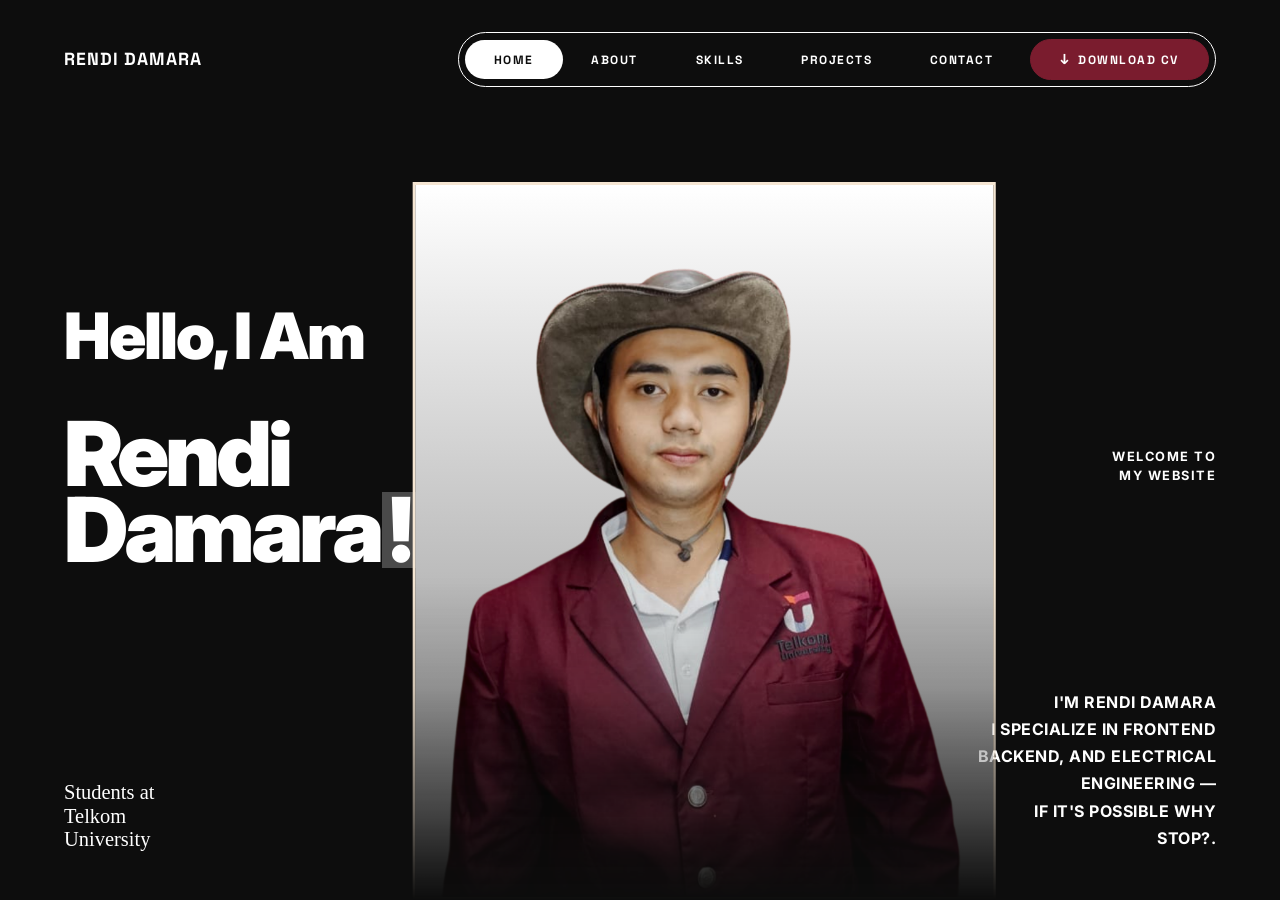
<file: index.html>
<!doctype html>
<html lang="id">
  <head>
    <meta charset="UTF-8" />
    <meta name="viewport" content="width=device-width, initial-scale=1.0" />
    <title>Rendi Damara - Portfolio</title>
    <meta
      name="description"
      content="Portfolio Rendi Damara - Frontend, Backend & Electrical Engineer"
    />

    <!-- Favicon -->
    <link rel="icon" type="image/x-icon" href="/assets/images/favicon.ico" />

    <!-- Import Font -->
    <link rel="preconnect" href="https://fonts.googleapis.com" />
    <link rel="preconnect" href="https://fonts.gstatic.com" crossorigin />
    <link
      href="https://fonts.googleapis.com/css2?family=Inter:wght@400;700;900&family=Space+Grotesk:wght@500;700&family=Space+Mono&display=swap"
      rel="stylesheet"
    />
    <!-- css -->
    <link rel="stylesheet" href="./css/index.css" />
    <link rel="stylesheet" href="./css/navbar.css" />
  </head>
  <body>
    <!-- NAVBAR -->
    <nav class="navbar">
      <a href="/" class="navbar-logo">RENDI DAMARA</a>
      <div class="navbar-menu">
        <a href="./index.html" class="active">HOME</a>
        <a href="./about.html">ABOUT</a>
        <a href="./skills.html">SKILLS</a>
        <a href="./projects.html">PROJECTS</a>
        <a href="./contact.html">CONTACT</a>

        <a href="/assets/cv/CV.pdf" download class="navbar-cv">
          <span class="cv-icon">↓</span>
          <span>Download CV</span>
        </a>
      </div>
    </nav>

    <!-- HERO -->
    <main class="hero">
      <!-- Foto -->
      <div class="hero-photo">
        <img src="./assets/images/rendi1.png" alt="Rendi Damara" />
      </div>

      <!-- Teks Kiri Atas -->
      <div class="hero-greeting">
        <h1>Hello, I Am</h1>
      </div>

      <!-- Teks Kiri Tengah (Nama) -->
      <div class="hero-name">
        <h1>
          Rendi<br />
          Damara<span class="highlight-block">!</span>
        </h1>
      </div>

      <!-- Teks Kiri Bawah (Posisi) -->
      <div class="hero-position">
        <p>Students at<br />Telkom<br />University</p>
      </div>

      <!-- Teks Kanan Tengah (Welcome) -->
      <div class="hero-welcome">
        <p>WELCOME TO<br />MY WEBSITE</p>
      </div>

      <!-- Teks Kanan Bawah (Deskripsi) -->
      <div class="hero-description">
        <p>
          I'M RENDI DAMARA<br />
          I SPECIALIZE IN FRONTEND<br />
          BACKEND, AND ELECTRICAL<br />
          ENGINEERING — <br />
          IF IT'S POSSIBLE WHY<br />
          STOP?.
        </p>
      </div>
    </main>
  </body>
</html>
</file>
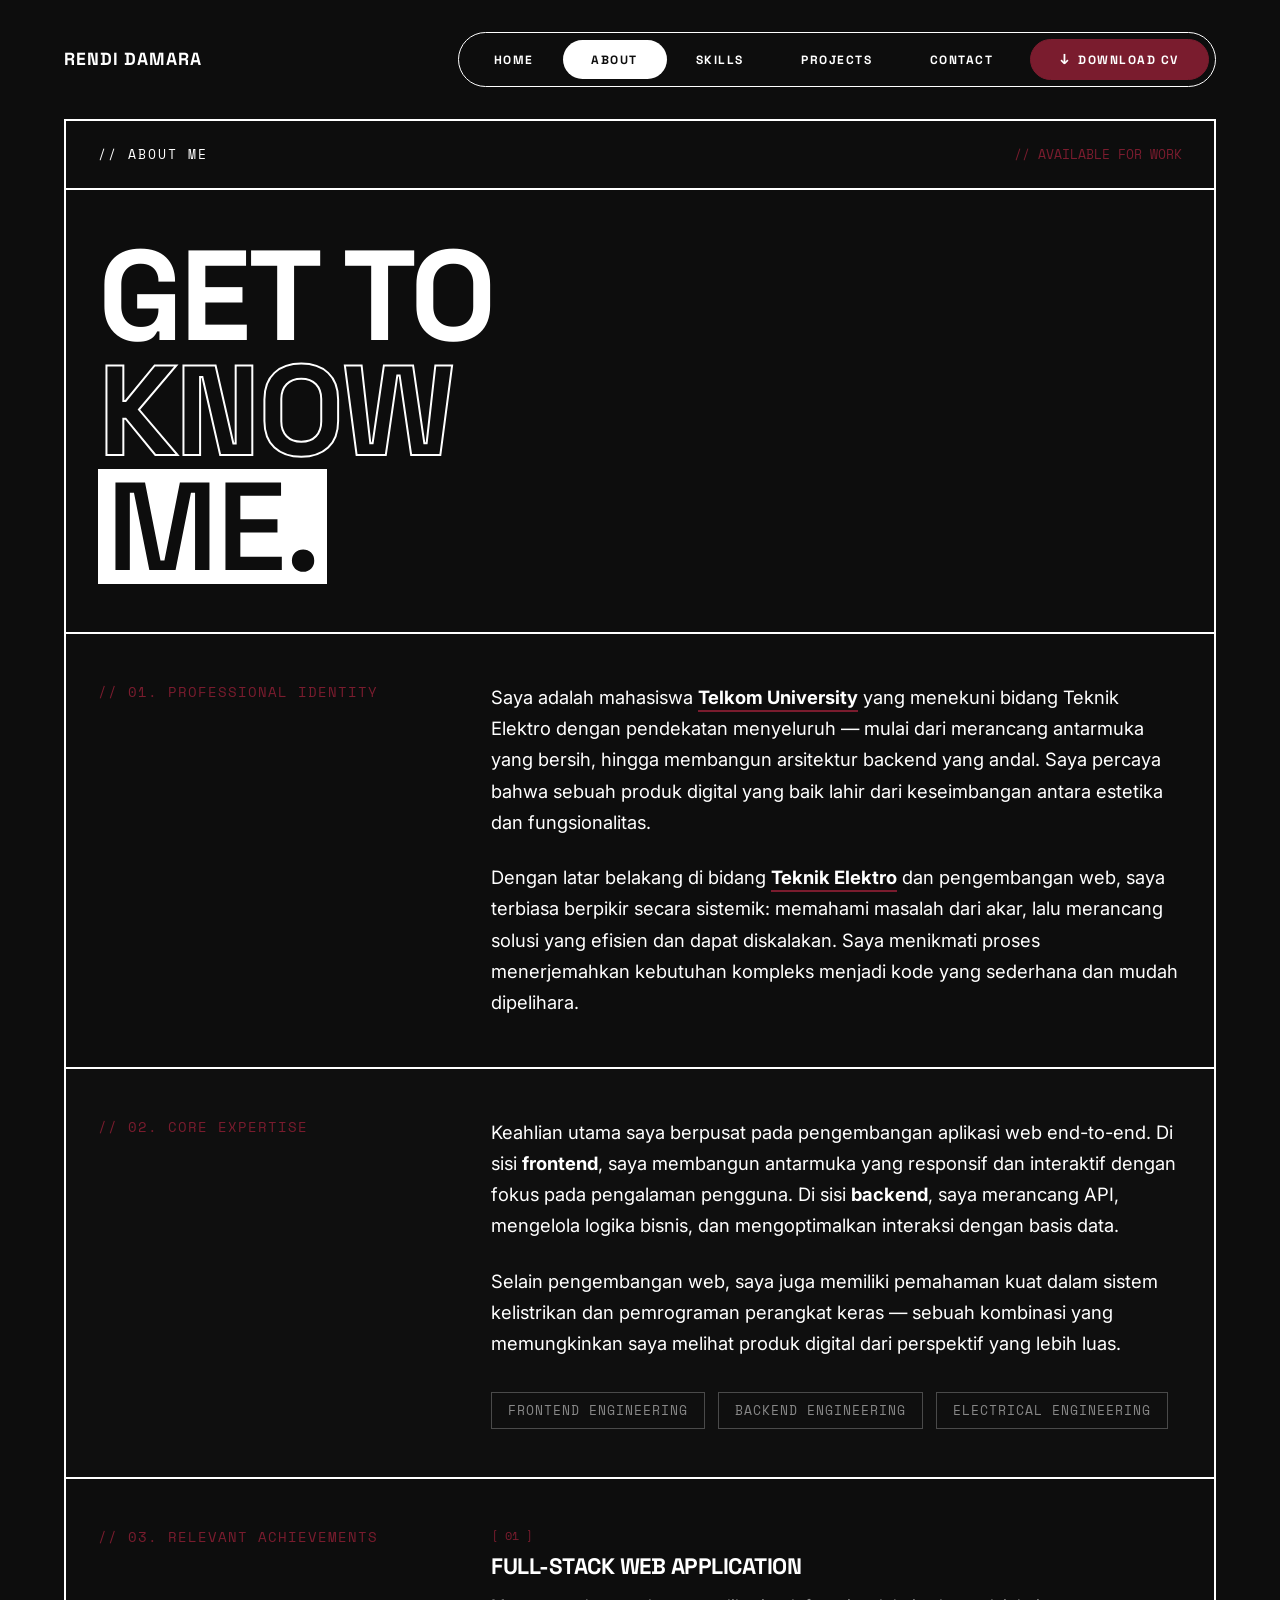
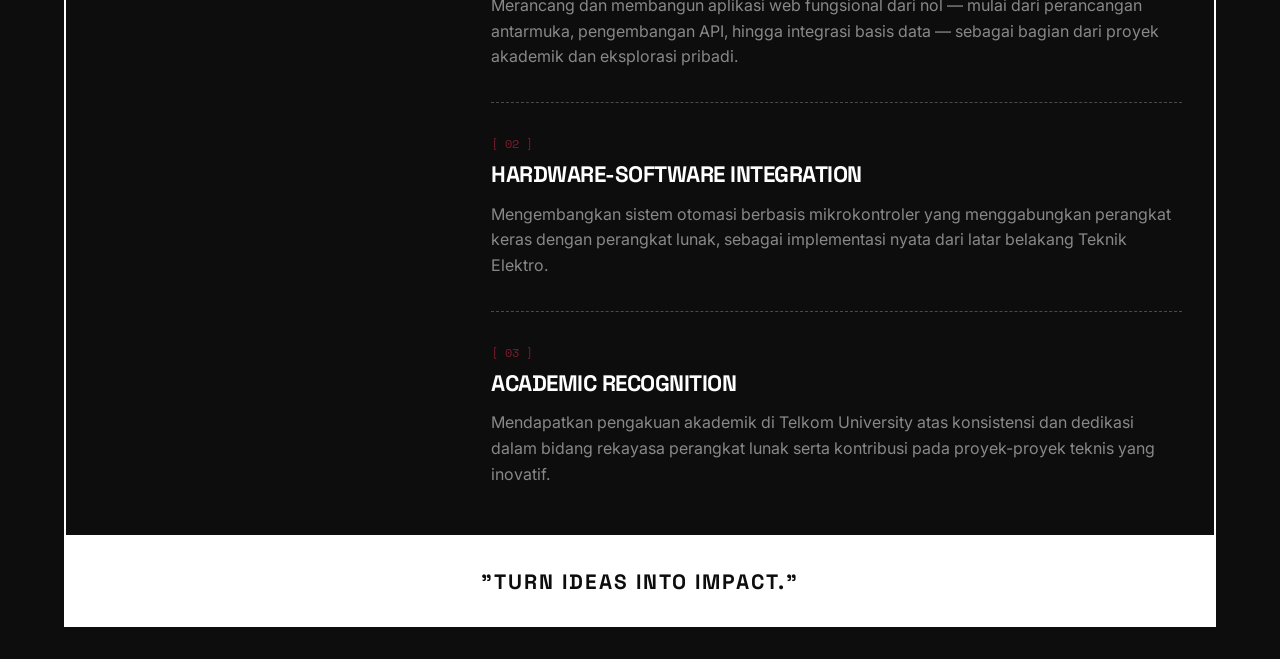
<file: about.html>
<!doctype html>
<html lang="id">
  <head>
    <meta charset="UTF-8" />
    <meta name="viewport" content="width=device-width, initial-scale=1.0" />
    <title>About Me - Rendi Damara</title>
    <meta
      name="description"
      content="Tentang Rendi Damara - Identitas profesional, keahlian, dan pencapaian"
    />

    <!-- Favicon -->
    <link rel="icon" type="image/x-icon" href="/assets/images/favicon.ico" />

    <!-- Import Font -->
    <link rel="preconnect" href="https://fonts.googleapis.com" />
    <link rel="preconnect" href="https://fonts.gstatic.com" crossorigin />
    <link
      href="https://fonts.googleapis.com/css2?family=Inter:wght@400;700;900&family=Space+Grotesk:wght@500;700&family=Space+Mono&display=swap"
      rel="stylesheet"
    />
    <link rel="stylesheet" href="./css/navbar.css" />
    <link rel="stylesheet" href="./css/about.css" />
  </head>
  <body>
    <!-- NAVBAR -->
    <nav class="navbar">
      <a href="/" class="navbar-logo">RENDI DAMARA</a>
      <div class="navbar-menu">
        <a href="./index.html">HOME</a>
        <a href="./about.html" class="active">ABOUT</a>
        <a href="./skills.html">SKILLS</a>
        <a href="./projects.html">PROJECTS</a>
        <a href="./contact.html">CONTACT</a>

        <a href="/assets/cv/CV.pdf" download class="navbar-cv">
          <span class="cv-icon">↓</span>
          <span>Download CV</span>
        </a>
      </div>
    </nav>

    <!-- ABOUT CONTENT -->
    <div class="about-container">
      <div class="about-wrapper">
        <!-- Header -->
        <div class="section-header">
          <div class="label">// ABOUT ME</div>
          <div class="status">// AVAILABLE FOR WORK</div>
        </div>

        <!-- Hero Title -->
        <div class="hero-title">
          <h1>
            Get To<br />
            <span class="outline">Know</span><br />
            <span class="highlight">ME.</span>
          </h1>
        </div>

        <!-- 01. Identitas Profesional -->
        <div class="identity">
          <div class="section-label">// 01. PROFESSIONAL IDENTITY</div>
          <div class="identity-content">
            <p>
              Saya adalah mahasiswa <strong>Telkom University</strong> yang
              menekuni bidang Teknik Elektro dengan pendekatan menyeluruh —
              mulai dari merancang antarmuka yang bersih, hingga membangun
              arsitektur backend yang andal. Saya percaya bahwa sebuah produk
              digital yang baik lahir dari keseimbangan antara estetika dan
              fungsionalitas.
            </p>
            <p>
              Dengan latar belakang di bidang
              <strong>Teknik Elektro</strong> dan pengembangan web, saya
              terbiasa berpikir secara sistemik: memahami masalah dari akar,
              lalu merancang solusi yang efisien dan dapat diskalakan. Saya
              menikmati proses menerjemahkan kebutuhan kompleks menjadi kode
              yang sederhana dan mudah dipelihara.
            </p>
          </div>
        </div>

        <!-- 02. Keahlian Utama -->
        <div class="expertise">
          <div class="section-label">// 02. CORE EXPERTISE</div>
          <div class="expertise-content">
            <p>
              Keahlian utama saya berpusat pada pengembangan aplikasi web
              end-to-end. Di sisi <strong>frontend</strong>, saya membangun
              antarmuka yang responsif dan interaktif dengan fokus pada
              pengalaman pengguna. Di sisi <strong>backend</strong>, saya
              merancang API, mengelola logika bisnis, dan mengoptimalkan
              interaksi dengan basis data.
            </p>
            <p>
              Selain pengembangan web, saya juga memiliki pemahaman kuat dalam
              sistem kelistrikan dan pemrograman perangkat keras — sebuah
              kombinasi yang memungkinkan saya melihat produk digital dari
              perspektif yang lebih luas.
            </p>
            <div class="focus-areas">
              <span>Frontend Engineering</span>
              <span>Backend Engineering</span>
              <span>Electrical Engineering</span>
            </div>
          </div>
        </div>

        <!-- 03. Pencapaian -->
        <div class="achievements">
          <div class="section-label">// 03. RELEVANT ACHIEVEMENTS</div>
          <div class="achievement-list">
            <div class="achievement-item">
              <span class="number">[ 01 ]</span>
              <h3>Full-Stack Web Application</h3>
              <p>
                Merancang dan membangun aplikasi web fungsional dari nol — mulai
                dari perancangan antarmuka, pengembangan API, hingga integrasi
                basis data — sebagai bagian dari proyek akademik dan eksplorasi
                pribadi.
              </p>
            </div>

            <div class="achievement-item">
              <span class="number">[ 02 ]</span>
              <h3>Hardware-Software Integration</h3>
              <p>
                Mengembangkan sistem otomasi berbasis mikrokontroler yang
                menggabungkan perangkat keras dengan perangkat lunak, sebagai
                implementasi nyata dari latar belakang Teknik Elektro.
              </p>
            </div>

            <div class="achievement-item">
              <span class="number">[ 03 ]</span>
              <h3>Academic Recognition</h3>
              <p>
                Mendapatkan pengakuan akademik di Telkom University atas
                konsistensi dan dedikasi dalam bidang rekayasa perangkat lunak
                serta kontribusi pada proyek-proyek teknis yang inovatif.
              </p>
            </div>
          </div>
        </div>

        <!-- Footer -->
        <div class="footer">
          <p>"Turn ideas into impact."</p>
        </div>
      </div>
    </div>

    <!-- =========================================
         JAVASCRIPT
         ========================================= -->
    <script src="./js/about.js"></script>
  </body>
</html>
</file>
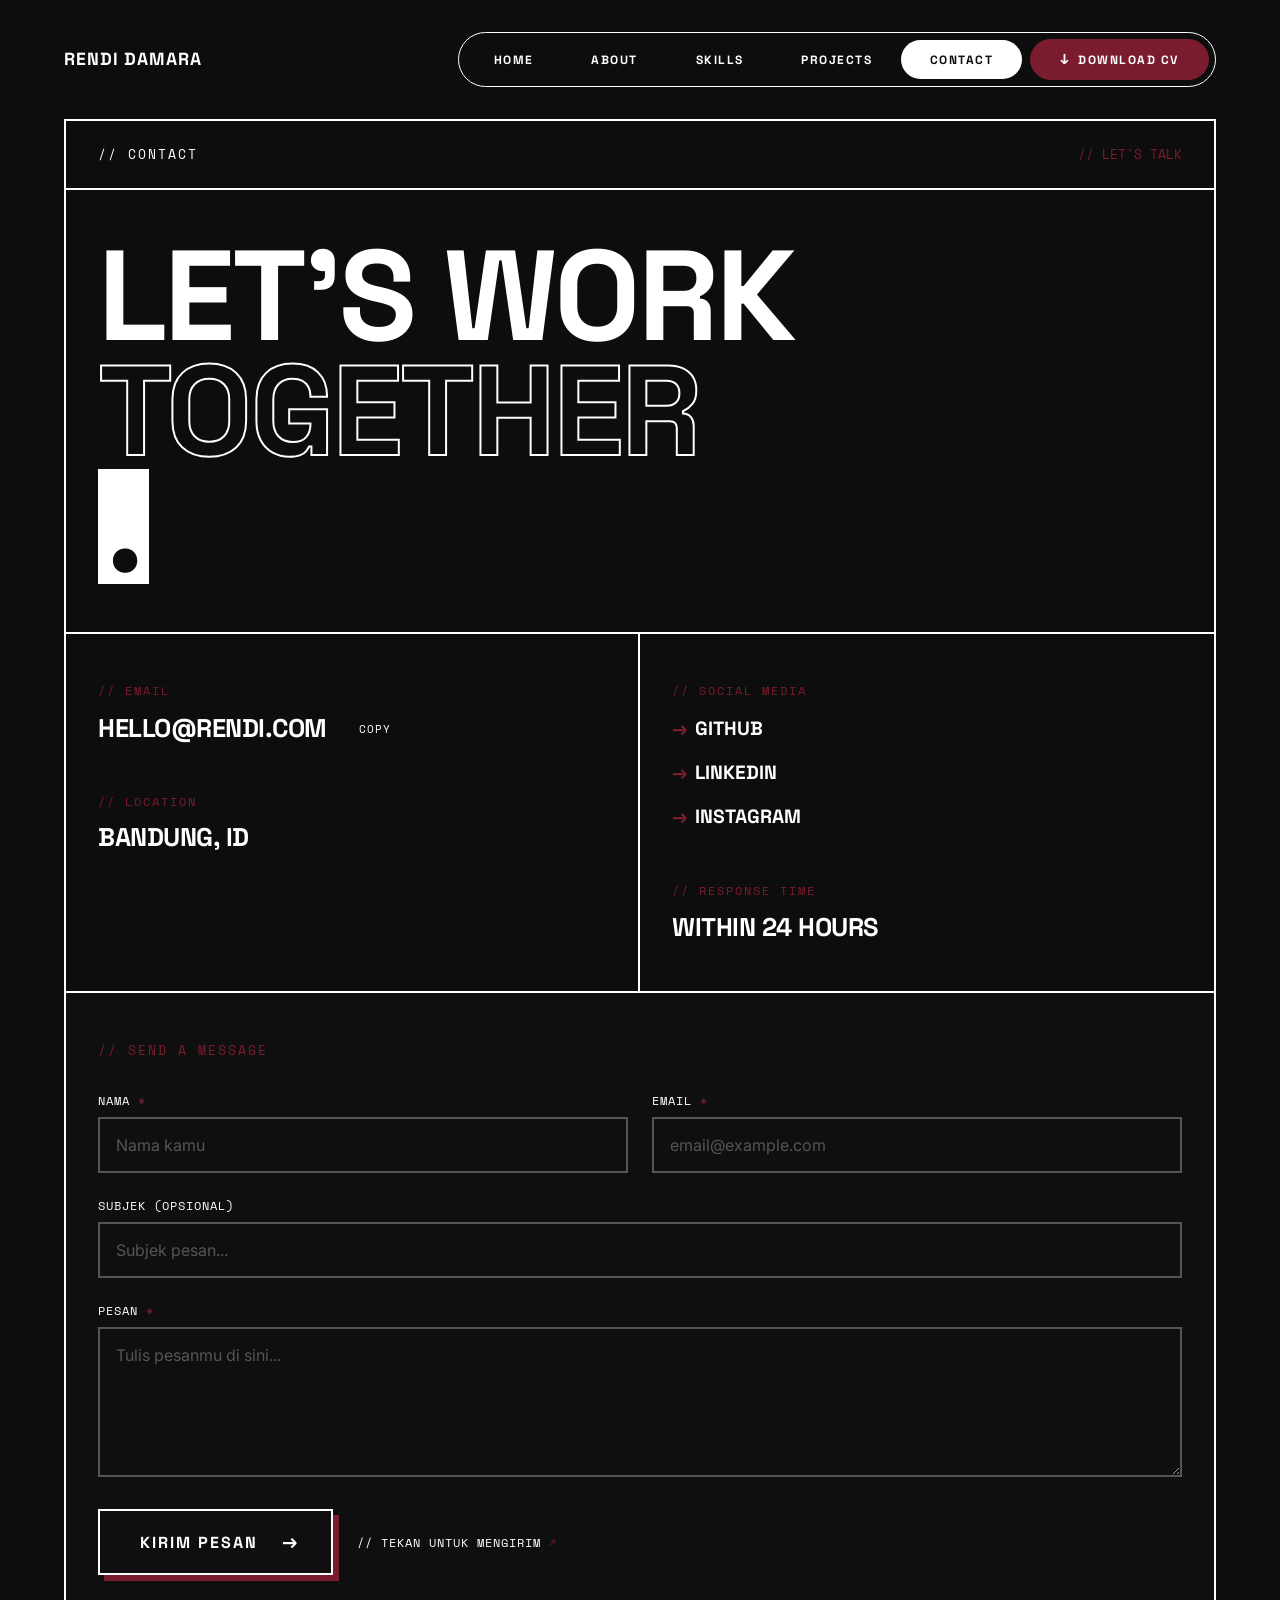
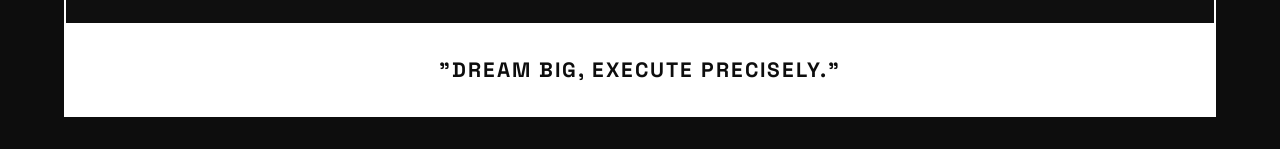
<file: contact.html>
<!doctype html>
<html lang="id">
  <head>
    <meta charset="UTF-8" />
    <meta name="viewport" content="width=device-width, initial-scale=1.0" />
    <title>Contact - Rendi Damara</title>
    <meta
      name="description"
      content="Hubungi Rendi Damara - Email, social media, dan form kontak"
    />

    <!-- Favicon -->
    <link rel="icon" type="image/x-icon" href="/assets/images/favicon.ico" />

    <!-- Import Font -->
    <link rel="preconnect" href="https://fonts.googleapis.com" />
    <link rel="preconnect" href="https://fonts.gstatic.com" crossorigin />
    <link
      href="https://fonts.googleapis.com/css2?family=Inter:wght@400;600&family=Space+Grotesk:wght@500;700&family=Space+Mono&display=swap"
      rel="stylesheet"
    />

    <!-- CSS -->
    <link rel="stylesheet" href="./css/index.css" />
    <link rel="stylesheet" href="./css/navbar.css" />
    <link rel="stylesheet" href="./css/contact.css" />
  </head>
  <body>
    <!-- NAVBAR -->
    <nav class="navbar">
      <a href="/" class="navbar-logo">RENDI DAMARA</a>
      <div class="navbar-menu">
        <a href="./index.html">HOME</a>
        <a href="./about.html">ABOUT</a>
        <a href="./skills.html">SKILLS</a>
        <a href="./projects.html">PROJECTS</a>
        <a href="./contact.html" class="active">CONTACT</a>

        <a href="/assets/cv/CV.pdf" download class="navbar-cv">
          <span class="cv-icon">↓</span>
          <span>Download CV</span>
        </a>
      </div>
    </nav>

    <!-- CONTACT CONTENT (border full) -->
    <div class="contact-page">
      <div class="brutalist-container">
        <!-- Header -->
        <div class="header">
          <div class="label">// CONTACT</div>
          <div class="status">// LET'S TALK</div>
        </div>

        <!-- Hero Title -->
        <div class="hero-title">
          <h1>
            Let's Work<br />
            <span class="outline">Together</span><br />
            <span class="highlight">.</span>
          </h1>
        </div>

        <!-- Info Grid -->
        <div class="info-grid">
          <!-- Kolom Kiri: Email & Location -->
          <div class="info-col">
            <div class="info-block">
              <span class="info-label">// Email</span>
              <div class="email-row">
                <span class="info-value" id="emailText">hello@rendi.com</span>
                <button class="copy-btn" id="copyBtn" type="button">
                  Copy
                </button>
              </div>
            </div>

            <div class="info-block">
              <span class="info-label">// Location</span>
              <span class="info-value">Bandung, ID</span>
            </div>
          </div>

          <!-- Kolom Kanan: Social & Response Time -->
          <div class="info-col">
            <div class="info-block">
              <span class="info-label">// Social Media</span>
              <div class="social-list">
                <a
                  href="https://github.com/dashboard"
                  target="_blank"
                  rel="noreferrer"
                  class="social-link"
                  >GitHub</a
                >
                <a
                  href="www.linkedin.com/in/reddra"
                  target="_blank"
                  rel="noreferrer"
                  class="social-link"
                  >LinkedIn</a
                >
                <a
                  href="https://www.instagram.com/reddra_1/"
                  target="_blank"
                  rel="noreferrer"
                  class="social-link"
                  >Instagram</a
                >
              </div>
            </div>

            <div class="info-block">
              <span class="info-label">// Response Time</span>
              <span class="info-value">Within 24 Hours</span>
            </div>
          </div>
        </div>

        <!-- Form Section -->
        <div class="form-section">
          <div class="form-title">// Send A Message</div>

          <form id="contactForm">
            <div class="form-row">
              <div class="form-group">
                <label>Nama <span>*</span></label>
                <input
                  type="text"
                  id="name"
                  name="name"
                  placeholder="Nama kamu"
                  required
                  minlength="3"
                  maxlength="100"
                />
              </div>
              <div class="form-group">
                <label>Email <span>*</span></label>
                <input
                  type="email"
                  id="email"
                  name="email"
                  placeholder="email@example.com"
                  required
                  maxlength="100"
                />
              </div>
            </div>

            <div class="form-group">
              <label>Subjek <span class="optional">(opsional)</span></label>
              <input
                type="text"
                id="subject"
                name="subject"
                placeholder="Subjek pesan..."
                maxlength="200"
              />
            </div>

            <div class="form-group">
              <label>Pesan <span>*</span></label>
              <textarea
                id="message"
                name="message"
                placeholder="Tulis pesanmu di sini..."
                required
                minlength="10"
                maxlength="2000"
              ></textarea>
            </div>

            <!-- Honeypot (anti-bot) -->
            <div class="honeypot" aria-hidden="true">
              <label>Website</label>
              <input
                type="text"
                id="website"
                name="website"
                tabindex="-1"
                autocomplete="off"
              />
            </div>

            <div class="form-status" id="formStatus"></div>

            <!-- Submit Button -->
            <div class="submit-wrapper">
              <button type="submit" class="submit-btn" id="submitBtn">
                <span class="btn-text" id="btnText">Kirim Pesan</span>
                <span class="btn-arrow">→</span>
                <span class="btn-dots">
                  <span></span>
                  <span></span>
                  <span></span>
                </span>
              </button>
              <span class="submit-hint"
                >// Tekan untuk mengirim <span>↗</span></span
              >
            </div>
          </form>
        </div>

        <!-- Footer -->
        <div class="footer">
          <p>"Dream big, execute precisely."</p>
        </div>
      </div>
    </div>

    <!-- =========================================
         JAVASCRIPT
         ========================================= -->
    <script>
      document.addEventListener("DOMContentLoaded", () => {
        // =========================================
        // 1. Efek Glitch pada tanda titik "."
        // =========================================
        const highlightText = document.querySelector(".highlight");

        setInterval(() => {
          if (Math.random() > 0.85) {
            highlightText.style.backgroundColor = "transparent";
            highlightText.style.color = "var(--text)";
            highlightText.style.webkitTextStroke = "2px var(--text)";

            setTimeout(() => {
              highlightText.style.backgroundColor = "var(--text)";
              highlightText.style.color = "var(--bg)";
              highlightText.style.webkitTextStroke = "none";
            }, 150);
          }
        }, 800);

        // =========================================
        // 2. Copy Email to Clipboard
        // =========================================
        const copyBtn = document.getElementById("copyBtn");
        const emailText = document.getElementById("emailText");

        copyBtn.addEventListener("click", async () => {
          const email = emailText.textContent.trim();

          try {
            await navigator.clipboard.writeText(email);
            copyBtn.textContent = "Copied!";
            copyBtn.classList.add("copied");

            setTimeout(() => {
              copyBtn.textContent = "Copy";
              copyBtn.classList.remove("copied");
            }, 2000);
          } catch (err) {
            const textArea = document.createElement("textarea");
            textArea.value = email;
            document.body.appendChild(textArea);
            textArea.select();
            document.execCommand("copy");
            document.body.removeChild(textArea);

            copyBtn.textContent = "Copied!";
            copyBtn.classList.add("copied");
            setTimeout(() => {
              copyBtn.textContent = "Copy";
              copyBtn.classList.remove("copied");
            }, 2000);
          }
        });

        // =========================================
        // 3. Form Submission
        // =========================================
        const form = document.getElementById("contactForm");
        const submitBtn = document.getElementById("submitBtn");
        const btnText = document.getElementById("btnText");
        const formStatus = document.getElementById("formStatus");

        form.addEventListener("submit", async (e) => {
          e.preventDefault();

          const payload = {
            name: document.getElementById("name").value.trim(),
            email: document.getElementById("email").value.trim(),
            subject: document.getElementById("subject").value.trim(),
            message: document.getElementById("message").value.trim(),
            website: document.getElementById("website").value.trim(),
          };

          // Honeypot check
          if (payload.website !== "") {
            console.warn("Bot detected");
            return;
          }

          if (!payload.name || !payload.email || !payload.message) {
            formStatus.textContent =
              "// ERROR: Nama, email, dan pesan wajib diisi.";
            formStatus.classList.add("show", "error");
            return;
          }

          submitBtn.disabled = true;
          submitBtn.classList.add("loading");
          btnText.textContent = "Mengirim";
          formStatus.classList.remove("show", "error");

          console.log("📤 Payload:", payload);

          try {
            // Simulasi delay 1.5 detik
            await new Promise((resolve) => setTimeout(resolve, 1500));

            formStatus.textContent =
              "// SUCCESS: Pesan berhasil dikirim! Saya akan balas dalam 24 jam.";
            formStatus.classList.add("show");
            formStatus.classList.remove("error");

            form.reset();
          } catch (error) {
            console.error("❌ Error:", error);
            formStatus.textContent =
              "// ERROR: Gagal mengirim pesan. Coba lagi nanti.";
            formStatus.classList.add("show", "error");
          } finally {
            submitBtn.disabled = false;
            submitBtn.classList.remove("loading");
            btnText.textContent = "Kirim Pesan";
          }
        });
      });
    </script>
  </body>
</html>
</file>
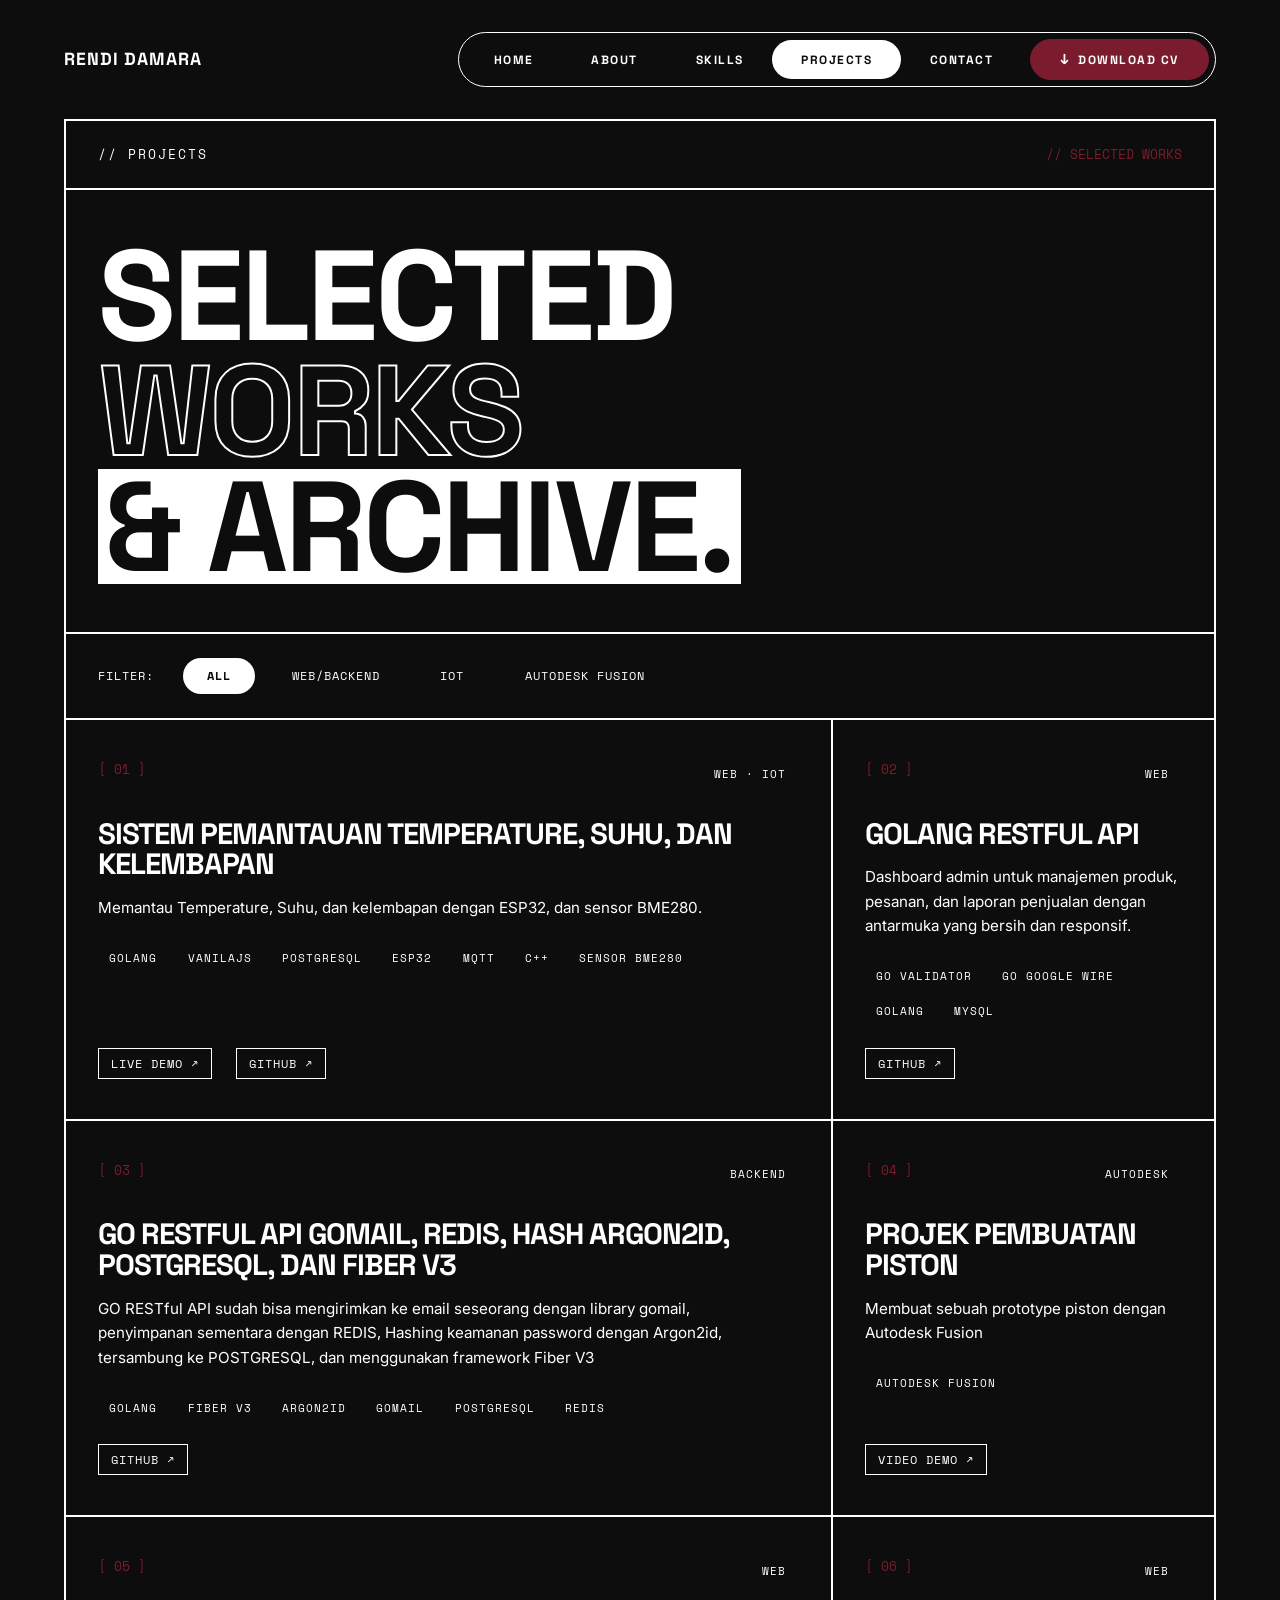
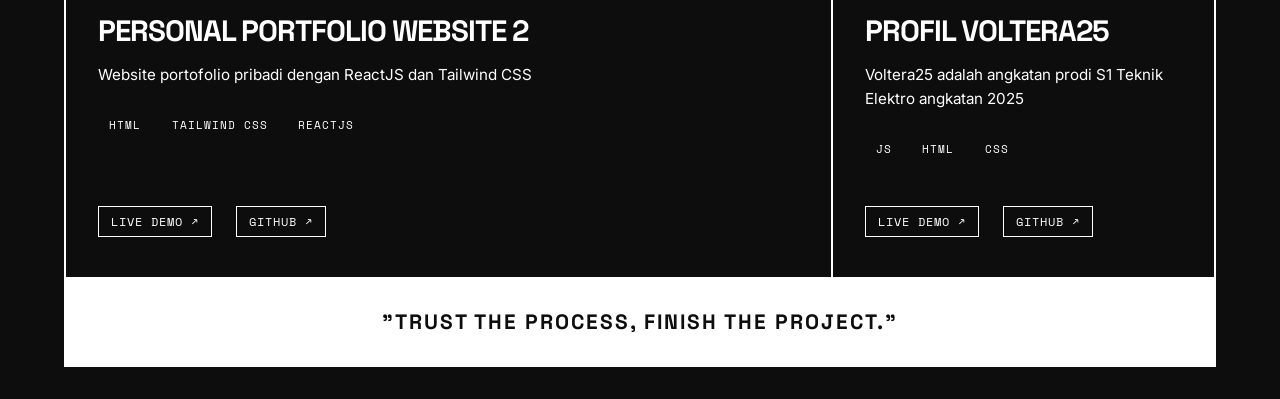
<file: projects.html>
<!doctype html>
<html lang="id">
  <head>
    <meta charset="UTF-8" />
    <meta name="viewport" content="width=device-width, initial-scale=1.0" />
    <title>Projects - Rendi Damara</title>
    <meta
      name="description"
      content="Gallery karya dan proyek Rendi Damara - Web, IoT, Embedded System"
    />

    <!-- Favicon -->
    <link rel="icon" type="image/x-icon" href="/assets/images/favicon.ico" />

    <!-- Import Font -->
    <link rel="preconnect" href="https://fonts.googleapis.com" />
    <link rel="preconnect" href="https://fonts.gstatic.com" crossorigin />
    <link
      href="https://fonts.googleapis.com/css2?family=Inter:wght@400;700;900&family=Space+Grotesk:wght@500;700&family=Space+Mono&display=swap"
      rel="stylesheet"
    />

    <!-- CSS -->
    <link rel="stylesheet" href="./css/index.css" />
    <link rel="stylesheet" href="./css/navbar.css" />
    <link rel="stylesheet" href="./css/projects.css" />

    <style>
      .project-links a {
        border: 1px solid var(--text, currentColor);
        padding: 6px 12px;
        display: inline-flex;
        align-items: center;
        gap: 4px;
      }
    </style>
  </head>
  <body>
    <!-- NAVBAR -->
    <nav class="navbar">
      <a href="/" class="navbar-logo">RENDI DAMARA</a>
      <div class="navbar-menu">
        <a href="./index.html">HOME</a>
        <a href="./about.html">ABOUT</a>
        <a href="./skills.html">SKILLS</a>
        <a href="./projects.html" class="active">PROJECTS</a>
        <a href="./contact.html">CONTACT</a>

        <a href="/assets/cv/CV.pdf" download class="navbar-cv">
          <span class="cv-icon">↓</span>
          <span>Download CV</span>
        </a>
      </div>
    </nav>

    <!-- PROJECTS CONTENT -->
    <div class="projects-container">
      <div class="projects-wrapper">
        <!-- Header -->
        <div class="section-header">
          <div class="label">// PROJECTS</div>
          <div class="status">// SELECTED WORKS</div>
        </div>

        <!-- Hero Title -->
        <div class="hero-title">
          <h1>
            Selected<br />
            <span class="outline">Works</span><br />
            <span class="highlight">& Archive.</span>
          </h1>
        </div>

        <!-- Filter Bar -->
        <div class="filter-bar">
          <span class="filter-label">Filter:</span>
          <button class="filter-btn active" data-filter="all">All</button>
          <button class="filter-btn" data-filter="web">Web/Backend</button>
          <button class="filter-btn" data-filter="iot">IoT</button>
          <button class="filter-btn" data-filter="embedded">
            Autodesk Fusion
          </button>
        </div>

        <!-- Projects Grid -->
        <div class="projects-grid">
          <!-- 01. BME280 Monitoring (Span 2) -->
          <div class="project-card span-2" data-category="web iot">
            <div class="project-meta">
              <span class="number">[ 01 ]</span>
              <span class="category">Web · IoT</span>
            </div>
            <div class="project-content">
              <h2>Sistem pemantauan Temperature, Suhu, dan kelembapan</h2>
              <p>
                Memantau Temperature, Suhu, dan kelembapan dengan ESP32, dan
                sensor BME280.
              </p>
              <div class="tech-stack">
                <span>Golang</span>
                <span>VanilaJS</span>
                <span>PostgreSQL</span>
                <span>ESP32</span>
                <span>MQTT</span>
                <span>C++</span>
                <span>SENSOR BME280</span>
              </div>
              <div class="project-links">
                <a
                  href="https://bme280-demo.fly.dev/"
                  target="_blank"
                  rel="noreferrer"
                  >Live Demo ↗</a
                >
                <a
                  href="https://github.com/Reddra335/bme280/tree/master"
                  target="_blank"
                  rel="noreferrer"
                  >GitHub ↗</a
                >
              </div>
            </div>
          </div>

          <!-- 02. RESTful API (1 Kolom) -->
          <div class="project-card" data-category="web">
            <div class="project-meta">
              <span class="number">[ 02 ]</span>
              <span class="category">Web</span>
            </div>
            <div class="project-content">
              <h2>golang RESTful API</h2>
              <p>
                Dashboard admin untuk manajemen produk, pesanan, dan laporan
                penjualan dengan antarmuka yang bersih dan responsif.
              </p>
              <div class="tech-stack">
                <span>GO Validator</span>
                <span>Go Google Wire</span>
                <span>Golang</span>
                <span>MySQL</span>
              </div>
              <div class="project-links">
                <a
                  href="https://github.com/Reddra335/golang-restful-api"
                  target="_blank"
                  rel="noreferrer"
                  >GitHub ↗</a
                >
              </div>
            </div>
          </div>

          <!-- 03. Go RESTful API Fiber v3 (Span 2 karena teks panjang) -->
          <div class="project-card span-2" data-category="web">
            <div class="project-meta">
              <span class="number">[ 03 ]</span>
              <span class="category">BACKEND</span>
            </div>
            <div class="project-content">
              <h2>
                Go RESTful API GOMAIL, REDIS, HASH ARGON2ID, POSTGRESQL, DAN
                FIBER V3
              </h2>
              <p>
                GO RESTful API sudah bisa mengirimkan ke email seseorang dengan
                library gomail, penyimpanan sementara dengan REDIS, Hashing
                keamanan password dengan Argon2id, tersambung ke POSTGRESQL, dan
                menggunakan framework Fiber V3
              </p>
              <div class="tech-stack">
                <span>GOLANG</span>
                <span>FIBER V3</span>
                <span>ARGON2ID</span>
                <span>GOMAIL</span>
                <span>POSTGRESQL</span>
                <span>REDIS</span>
              </div>
              <div class="project-links">
                <a
                  href="https://github.com/Reddra335/go-redis-postgres-backend"
                  target="_blank"
                  rel="noreferrer"
                  >GitHub ↗</a
                >
              </div>
            </div>
          </div>

          <!-- 04. Piston Autodesk Fusion (1 Kolom) -->
          <div class="project-card" data-category="embedded">
            <div class="project-meta">
              <span class="number">[ 04 ]</span>
              <span class="category">Autodesk</span>
            </div>
            <div class="project-content">
              <h2>Projek Pembuatan Piston</h2>
              <p>Membuat sebuah prototype piston dengan Autodesk Fusion</p>
              <div class="tech-stack">
                <span>Autodesk Fusion</span>
              </div>
              <div class="project-links">
                <a
                  href="https://drive.google.com/file/d/1R4iAPGRBuI4psQhGG-14-bnO4QFvokfi/view?usp=sharing"
                  target="_blank"
                  rel="noreferrer"
                  >Video Demo ↗</a
                >
              </div>
            </div>
          </div>

          <!-- 05. Personal Portfolio Website 2 (Span 2) -->
          <div class="project-card span-2" data-category="web">
            <div class="project-meta">
              <span class="number">[ 05 ]</span>
              <span class="category">Web</span>
            </div>
            <div class="project-content">
              <h2>Personal Portfolio Website 2</h2>
              <p>Website portofolio pribadi dengan ReactJS dan Tailwind CSS</p>
              <div class="tech-stack">
                <span>HTML</span>
                <span>Tailwind CSS</span>
                <span>ReactJS</span>
              </div>
              <div class="project-links">
                <a
                  href="https://portfolio-react-two-indol-14.vercel.app/"
                  target="_blank"
                  rel="noreferrer"
                  >Live Demo ↗</a
                >
                <a
                  href="https://github.com/Reddra335/portfolio-react"
                  target="_blank"
                  rel="noreferrer"
                  >GitHub ↗</a
                >
              </div>
            </div>
          </div>

          <!-- 06. Profil Voltera25 (1 Kolom) -->
          <div class="project-card" data-category="web">
            <div class="project-meta">
              <span class="number">[ 06 ]</span>
              <span class="category">WEB</span>
            </div>
            <div class="project-content">
              <h2>Profil Voltera25</h2>
              <p>
                Voltera25 adalah angkatan prodi S1 Teknik Elektro angkatan 2025
              </p>
              <div class="tech-stack">
                <span>JS</span>
                <span>HTML</span>
                <span>CSS</span>
              </div>
              <div class="project-links">
                <a
                  href="https://voltera25-v3.vercel.app/"
                  target="_blank"
                  rel="noreferrer"
                  >Live Demo ↗</a
                >
                <a
                  href="https://github.com/Reddra335/voltera25"
                  target="_blank"
                  rel="noreferrer"
                  >GitHub ↗</a
                >
              </div>
            </div>
          </div>
        </div>

        <!-- Footer -->
        <div class="footer">
          <p>"Trust the process, finish the project."</p>
        </div>
      </div>
    </div>

    <!-- =========================================
         JAVASCRIPT
         ========================================= -->
    <script>
      document.addEventListener("DOMContentLoaded", () => {
        // Efek Glitch pada teks highlight "& Archive."
        const highlightText = document.querySelector(".highlight");

        setInterval(() => {
          if (Math.random() > 0.85) {
            highlightText.style.backgroundColor = "transparent";
            highlightText.style.color = "var(--text)";
            highlightText.style.webkitTextStroke = "2px var(--text)";

            setTimeout(() => {
              highlightText.style.backgroundColor = "var(--text)";
              highlightText.style.color = "var(--bg)";
              highlightText.style.webkitTextStroke = "none";
            }, 150);
          }
        }, 800);

        // Filter Functionality
        const filterBtns = document.querySelectorAll(".filter-btn");
        const projectCards = document.querySelectorAll(".project-card");

        filterBtns.forEach((btn) => {
          btn.addEventListener("click", () => {
            filterBtns.forEach((b) => b.classList.remove("active"));
            btn.classList.add("active");

            const filter = btn.getAttribute("data-filter");

            projectCards.forEach((card) => {
              const categories = card.getAttribute("data-category");

              if (filter === "all" || categories.includes(filter)) {
                card.classList.remove("hidden");
              } else {
                card.classList.add("hidden");
              }
            });
          });
        });
      });
    </script>
  </body>
</html>
</file>
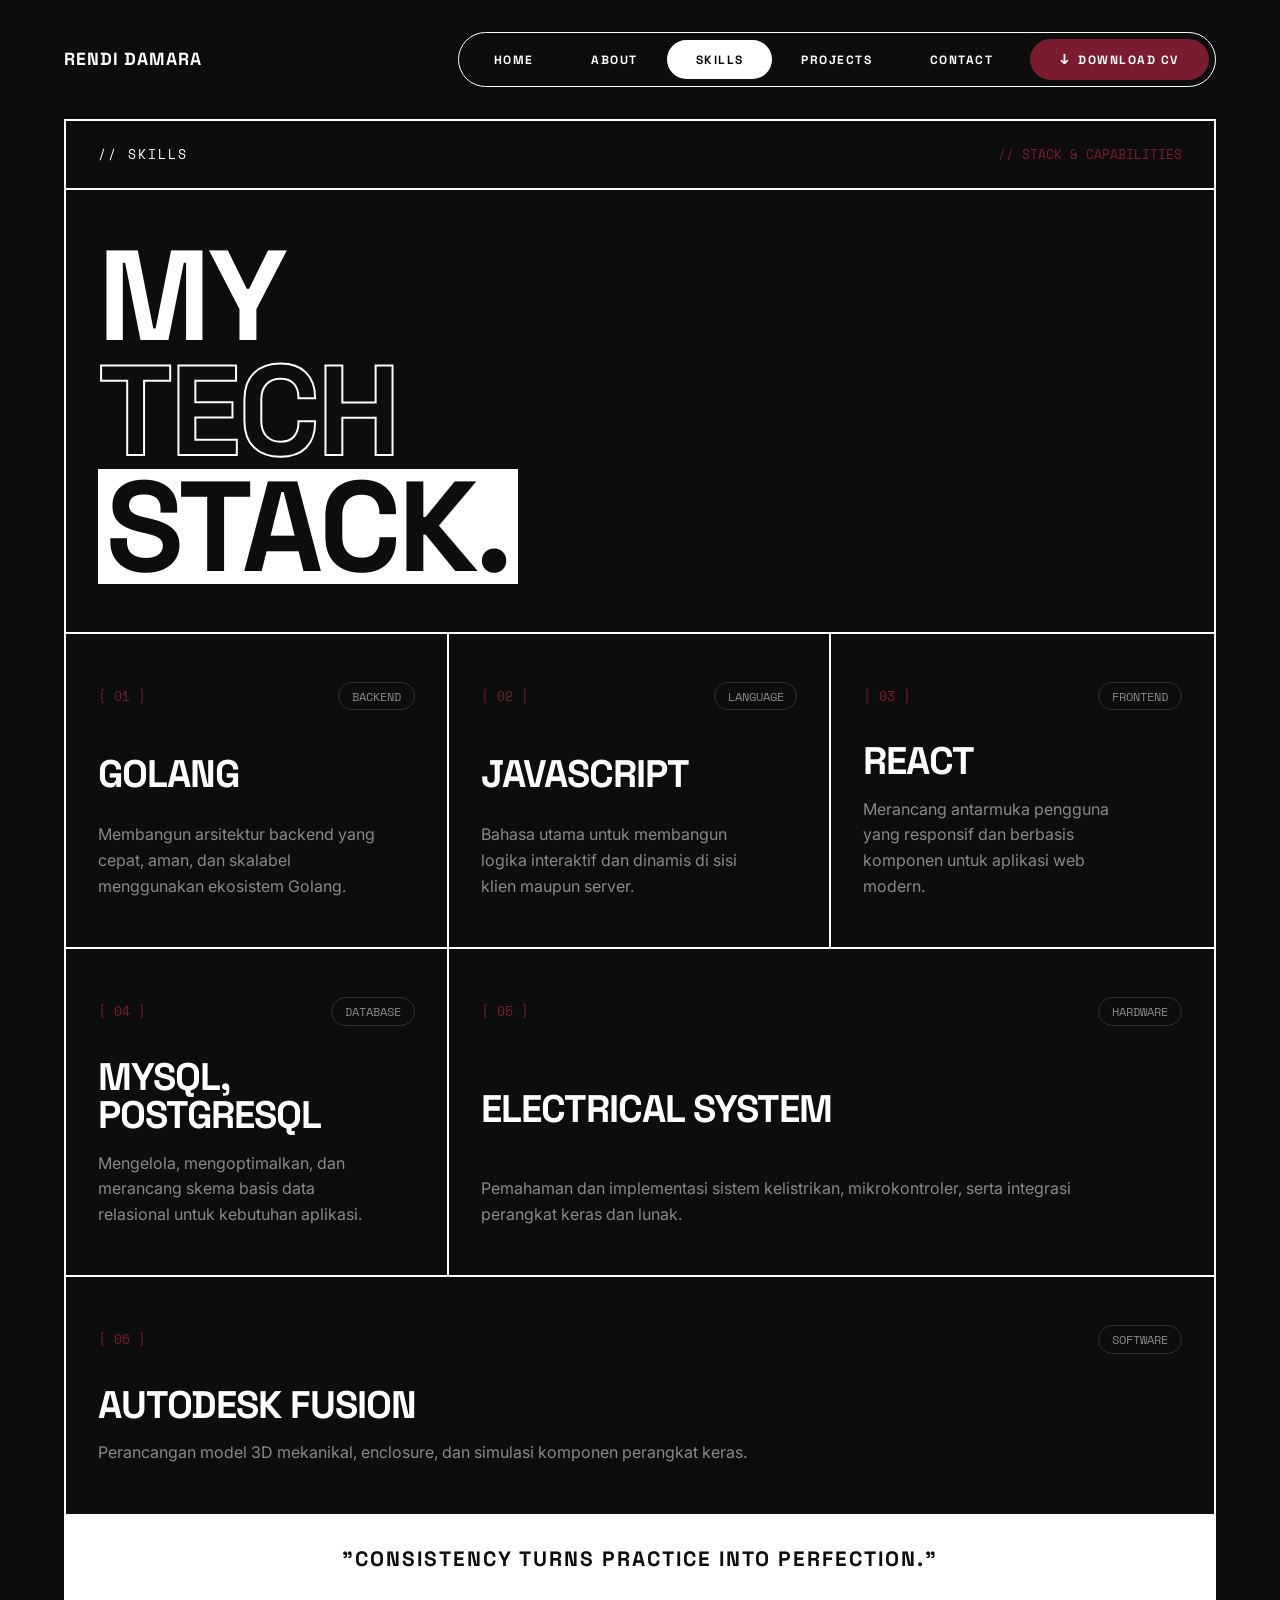
<file: skills.html>
<!doctype html>
<html lang="id">
  <head>
    <meta charset="UTF-8" />
    <meta name="viewport" content="width=device-width, initial-scale=1.0" />
    <title>Skills - Rendi Damara</title>
    <meta
      name="description"
      content="Tech stack dan keahlian Rendi Damara - Golang, JavaScript, React, MySQL, Electrical System"
    />

    <!-- Favicon -->
    <link rel="icon" type="image/x-icon" href="/assets/images/favicon.ico" />

    <!-- Import Font -->
    <link rel="preconnect" href="https://fonts.googleapis.com" />
    <link rel="preconnect" href="https://fonts.gstatic.com" crossorigin />
    <link
      href="https://fonts.googleapis.com/css2?family=Inter:wght@400;700;900&family=Space+Grotesk:wght@500;700&family=Space+Mono&display=swap"
      rel="stylesheet"
    />

    <link rel="stylesheet" href="css/skilss.css" />
  </head>
  <body>
    <!-- NAVBAR -->
    <nav class="navbar">
      <a href="/" class="navbar-logo">RENDI DAMARA</a>
      <div class="navbar-menu">
        <a href="./index.html">HOME</a>
        <a href="./about.html">ABOUT</a>
        <a href="./skills.html" class="active">SKILLS</a>
        <a href="./projects.html">PROJECTS</a>
        <a href="./contact.html">CONTACT</a>

        <a href="/assets/cv/CV.pdf" download class="navbar-cv">
          <span class="cv-icon">↓</span>
          <span>Download CV</span>
        </a>
      </div>
    </nav>

    <!-- SKILLS CONTENT -->
    <div class="skills-container">
      <div class="skills-wrapper">
        <!-- Header -->
        <div class="section-header">
          <div class="label">// SKILLS</div>
          <div class="status">// STACK & CAPABILITIES</div>
        </div>

        <!-- Hero Title -->
        <div class="hero-title">
          <h1>
            MY<br />
            <span class="outline">TECH</span><br />
            <span class="highlight">STACK.</span>
          </h1>
        </div>

        <!-- Skills Grid -->
        <div class="skills-grid">
          <!-- 01. Golang -->
          <div class="skill-card">
            <div class="skill-meta">
              <span class="number">[ 01 ]</span>
              <span class="category">Backend</span>
            </div>
            <h2>Golang</h2>
            <p>
              Membangun arsitektur backend yang cepat, aman, dan skalabel
              menggunakan ekosistem Golang.
            </p>
          </div>

          <!-- 02. JavaScript -->
          <div class="skill-card">
            <div class="skill-meta">
              <span class="number">[ 02 ]</span>
              <span class="category">Language</span>
            </div>
            <h2>JavaScript</h2>
            <p>
              Bahasa utama untuk membangun logika interaktif dan dinamis di sisi
              klien maupun server.
            </p>
          </div>

          <!-- 03. React -->
          <div class="skill-card">
            <div class="skill-meta">
              <span class="number">[ 03 ]</span>
              <span class="category">Frontend</span>
            </div>
            <h2>React</h2>
            <p>
              Merancang antarmuka pengguna yang responsif dan berbasis komponen
              untuk aplikasi web modern.
            </p>
          </div>

          <!-- 04. MySQL -->
          <div class="skill-card">
            <div class="skill-meta">
              <span class="number">[ 04 ]</span>
              <span class="category">Database</span>
            </div>
            <h2>MySQL, PostgreSQL</h2>
            <p>
              Mengelola, mengoptimalkan, dan merancang skema basis data
              relasional untuk kebutuhan aplikasi.
            </p>
          </div>

          <!-- 05. Electrical System (Span 2 Kolom) -->
          <div class="skill-card span-2">
            <div class="skill-meta">
              <span class="number">[ 05 ]</span>
              <span class="category">Hardware</span>
            </div>
            <h2>Electrical System</h2>
            <p>
              Pemahaman dan implementasi sistem kelistrikan, mikrokontroler,
              serta integrasi perangkat keras dan lunak.
            </p>
          </div>

          <!-- 06. Autodesk Fusion (Span 3 Kolom) -->
          <div class="skill-card span-3">
            <div class="skill-meta">
              <span class="number">[ 06 ]</span>
              <span class="category">Software</span>
            </div>
            <h2>Autodesk Fusion</h2>
            <p>
              Perancangan model 3D mekanikal, enclosure, dan simulasi komponen
              perangkat keras.
            </p>
          </div>
        </div>

        <!-- Footer -->
        <div class="footer">
          <p>"Consistency turns practice into perfection."</p>
        </div>
      </div>
    </div>

    <!-- =========================================
         JAVASCRIPT
         ========================================= -->
    <script src="./js/skills.js"></script>
  </body>
</html>
</file>
<file: css/index.css>
/* =========================================
           RESET & BASE
           ========================================= */
* {
  margin: 0;
  padding: 0;
  box-sizing: border-box;
}

:root {
  --bg: #0d0d0d;
  --text: #ffffff;
  --accent: #7a1c2e;
  --gray-block: #4a4a4a;
}

html,
body {
  overflow-x: hidden;
  width: 100%;
}

body {
  background-color: var(--bg);
  color: var(--text);
  font-family: "Inter", sans-serif;
  min-height: 100vh;
  display: flex;
  flex-direction: column;
}

/* =========================================
           KEYFRAMES ANIMATIONS
           ========================================= */
@keyframes slideDown {
  from {
    opacity: 0;
    transform: translateY(-30px);
  }
  to {
    opacity: 1;
    transform: translateY(0);
  }
}

@keyframes slideFromLeft {
  from {
    opacity: 0;
    transform: translateX(-60px);
  }
  to {
    opacity: 1;
    transform: translateX(0);
  }
}

@keyframes slideFromRight {
  from {
    opacity: 0;
    transform: translateX(60px);
  }
  to {
    opacity: 1;
    transform: translateX(0);
  }
}

@keyframes fadeUp {
  from {
    opacity: 0;
    transform: translateY(30px);
  }
  to {
    opacity: 1;
    transform: translateY(0);
  }
}

@keyframes revealUp {
  from {
    clip-path: inset(100% 0 0 0);
    opacity: 0;
  }
  to {
    clip-path: inset(0 0 0 0);
    opacity: 1;
  }
}

@keyframes glitchPulse {
  0%,
  90%,
  100% {
    background-color: var(--gray-block);
  }
  92% {
    background-color: var(--accent);
  }
  94% {
    background-color: var(--gray-block);
  }
  96% {
    background-color: #ffffff;
  }
  98% {
    background-color: var(--gray-block);
  }
}
/* =========================================
           HERO SECTION
           ========================================= */
.hero {
  flex: 1;
  position: relative;
  width: 100%;
  min-height: 620px;
  overflow: hidden;
}

/* =========================================
           FOTO DENGAN BACKGROUND GRADIENT
           ========================================= */
.hero-photo {
  position: absolute;
  bottom: 0;
  left: 55%;
  transform: translateX(-50%);
  height: 92%;
  z-index: 10;
  pointer-events: none;
  display: flex;
  justify-content: center;
  align-items: flex-end;

  background: linear-gradient(180deg, #ffffff 0%, #858585 100%);
  padding: 1.2rem 1.2rem 0 1.2rem;

  border: 3px solid #f5e6d3;

  box-shadow:
    0 0 60px rgba(255, 255, 255, 0.08),
    -10px 10px 0 0 var(--accent);

  -webkit-mask-image: linear-gradient(
    to bottom,
    #000 0%,
    #000 55%,
    rgba(0, 0, 0, 0.85) 70%,
    rgba(0, 0, 0, 0.4) 88%,
    transparent 100%
  );
  mask-image: linear-gradient(
    to bottom,
    #000 0%,
    #000 55%,
    rgba(0, 0, 0, 0.85) 70%,
    rgba(0, 0, 0, 0.4) 88%,
    transparent 100%
  );

  opacity: 0;
  animation: revealUp 1s cubic-bezier(0.16, 1, 0.3, 1) 0.3s forwards;
}

.hero-photo img {
  height: 100%;
  width: auto;
  max-width: 600px;
  display: block;
  object-fit: cover;
  object-position: center top;
  filter: contrast(1.05) brightness(0.95);

  opacity: 0;
  transform: translateY(30px);
  animation: fadeUp 1.2s cubic-bezier(0.16, 1, 0.3, 1) 0.6s forwards;
}

/* --- Teks Kiri Atas: Hello, I Am --- */
.hero-greeting {
  position: absolute;
  top: 24%;
  left: 4rem;
  z-index: 5;
  opacity: 0;
  animation: slideFromLeft 0.9s cubic-bezier(0.16, 1, 0.3, 1) 0.5s forwards;
}

.hero-greeting h1 {
  font-family: "Inter", sans-serif;
  font-weight: 900;
  font-size: clamp(2.5rem, 5vw, 5.5rem);
  line-height: 0.9;
  letter-spacing: -2px;
  color: var(--text);
}

/* --- Teks Kiri Tengah: Rendi Damara! --- */
.hero-name {
  position: absolute;
  top: 38%;
  left: 4rem;
  z-index: 5;
  opacity: 0;
  animation: slideFromLeft 0.9s cubic-bezier(0.16, 1, 0.3, 1) 0.7s forwards;
}

.hero-name h1 {
  font-family: "Inter", sans-serif;
  font-weight: 900;
  font-size: clamp(3.5rem, 7vw, 7.5rem);
  line-height: 0.85;
  letter-spacing: -4px;
  color: var(--text);
}

.highlight-block {
  position: relative;
  display: inline-block;
  background-color: var(--gray-block);
  padding: 0 0.08em;
  margin-left: 0.02em;
  line-height: 0.85;
  animation: glitchPulse 3s ease-in-out 2s infinite;
}

/* --- Teks Kiri Bawah: Students at Telkom University --- */
.hero-position {
  position: absolute;
  bottom: 3rem;
  left: 4rem;
  z-index: 5;
  opacity: 0;
  animation: fadeUp 0.9s cubic-bezier(0.16, 1, 0.3, 1) 1.1s forwards;
}

.hero-position p {
  font-family: "Times New Roman", Times, Georgia, serif;
  font-size: clamp(1.1rem, 1.6vw, 1.7rem);
  line-height: 1.15;
  color: var(--text);
}

/* --- Teks Kanan Tengah: Welcome to My Website --- */
.hero-welcome {
  position: absolute;
  top: 42%;
  right: 4rem;
  z-index: 5;
  text-align: right;
  opacity: 0;
  animation: slideFromRight 0.9s cubic-bezier(0.16, 1, 0.3, 1) 0.9s forwards;
}

.hero-welcome p {
  font-family: "Inter", sans-serif;
  font-size: 0.8rem;
  font-weight: 700;
  letter-spacing: 1.5px;
  line-height: 1.5;
  text-transform: uppercase;
  color: var(--text);
}

/* --- Teks Kanan Bawah: Deskripsi --- */
.hero-description {
  position: absolute;
  bottom: 3rem;
  right: 4rem;
  z-index: 5;
  text-align: right;
  max-width: 340px;
  opacity: 0;
  animation: slideFromRight 0.9s cubic-bezier(0.16, 1, 0.3, 1) 1.2s forwards;
}

.hero-description p {
  font-family: "Inter", sans-serif;
  font-size: 1rem;
  font-weight: 700;
  line-height: 1.7;
  letter-spacing: 0.5px;
  text-transform: uppercase;
  color: var(--text);
}

/* =========================================
           RESPONSIVE — TABLET (≤ 1200px)
           ========================================= */
@media (max-width: 1200px) {
  .navbar {
    padding: 1.5rem 2.5rem;
  }

  .navbar-menu a {
    padding: 0.6rem 1.3rem;
    font-size: 0.7rem;
    letter-spacing: 1.2px;
  }

  .hero-greeting,
  .hero-name,
  .hero-position {
    left: 2.5rem;
  }

  .hero-welcome,
  .hero-description {
    right: 2.5rem;
  }

  .hero-description {
    max-width: 280px;
  }

  .hero-description p {
    font-size: 0.9rem;
  }
}

/* =========================================
           RESPONSIVE — SMALL TABLET (≤ 992px)
           ========================================= */
@media (max-width: 992px) {
  .navbar {
    padding: 1.5rem;
    flex-direction: column;
    gap: 1.2rem;
  }

  .navbar-menu {
    flex-wrap: wrap;
    justify-content: center;
    border-radius: 15px;
    padding: 0.3rem;
  }

  .navbar-menu a {
    padding: 0.55rem 1rem;
    font-size: 0.65rem;
    letter-spacing: 1px;
  }

  .navbar-menu a.navbar-cv {
    margin-left: 0.25rem;
  }

  .hero {
    display: flex;
    flex-direction: column;
    align-items: center;
    padding: 2rem 1.5rem 4rem;
    min-height: auto;
    gap: 2rem;
  }

  .hero-photo {
    position: relative;
    height: auto;
    max-height: 60vh;
    width: 100%;
    max-width: 500px;
    left: auto;
    transform: none;
    order: -1;
    padding: 0.8rem 0.8rem 0 0.8rem;
    border-width: 2px;
    box-shadow:
      0 0 40px rgba(255, 255, 255, 0.08),
      -6px 6px 0 0 var(--accent);
    animation: fadeUp 1s cubic-bezier(0.16, 1, 0.3, 1) 0.2s forwards;
  }

  .hero-photo img {
    width: 100%;
    height: auto;
    max-height: 55vh;
    object-fit: contain;
  }

  .hero-greeting,
  .hero-name,
  .hero-position,
  .hero-welcome,
  .hero-description {
    position: relative;
    top: auto;
    left: auto;
    right: auto;
    bottom: auto;
    text-align: left;
    width: 100%;
    max-width: 500px;
  }

  .hero-greeting h1 {
    font-size: clamp(2rem, 8vw, 3rem);
  }

  .hero-name h1 {
    font-size: clamp(2.8rem, 11vw, 4.5rem);
    letter-spacing: -2px;
  }

  .hero-position {
    padding-top: 1rem;
    border-top: 1px dashed rgba(255, 255, 255, 0.15);
  }

  .hero-position p {
    font-size: 1.3rem;
  }

  .hero-welcome p {
    font-size: 0.8rem;
  }

  .hero-description p {
    font-size: 0.9rem;
    line-height: 1.6;
  }
}

/* =========================================
           RESPONSIVE — MOBILE (≤ 600px)
           ========================================= */
@media (max-width: 600px) {
  .navbar {
    padding: 1.2rem 1rem;
    gap: 0.8rem;
  }

  .navbar-logo {
    font-size: 1rem;
    letter-spacing: 0.8px;
  }

  .navbar-menu {
    border-width: 1px;
    padding: 0.25rem;
    gap: 0.15rem;
  }

  .navbar-menu a {
    padding: 0.4rem 0.75rem;
    font-size: 0.6rem;
    letter-spacing: 0.8px;
  }

  .navbar-menu a.navbar-cv {
    margin-left: 0.2rem;
  }

  .hero {
    padding: 1.5rem 1rem 3rem;
    gap: 1.5rem;
  }

  .hero-photo {
    max-height: 50vh;
    padding: 0.6rem 0.6rem 0 0.6rem;
    box-shadow:
      0 0 30px rgba(255, 255, 255, 0.08),
      -5px 5px 0 0 var(--accent);
  }

  .hero-photo img {
    max-height: 45vh;
  }

  .hero-greeting h1 {
    font-size: 2rem;
    letter-spacing: -1px;
  }

  .hero-name h1 {
    font-size: 2.8rem;
    letter-spacing: -1.5px;
  }

  .hero-position {
    padding-top: 0.8rem;
  }

  .hero-position p {
    font-size: 1.15rem;
  }

  .hero-welcome p {
    font-size: 0.75rem;
    letter-spacing: 1px;
  }

  .hero-description p {
    font-size: 0.8rem;
    letter-spacing: 0.3px;
  }
}

/* =========================================
           RESPONSIVE — EXTRA SMALL (≤ 400px)
           ========================================= */
@media (max-width: 400px) {
  .navbar-menu a {
    padding: 0.35rem 0.6rem;
    font-size: 0.55rem;
    letter-spacing: 0.5px;
  }

  .hero-photo {
    max-height: 45vh;
  }

  .hero-photo img {
    max-height: 40vh;
  }

  .hero-greeting h1 {
    font-size: 1.7rem;
  }

  .hero-name h1 {
    font-size: 2.3rem;
    letter-spacing: -1px;
  }

  .hero-position p {
    font-size: 1rem;
  }

  .hero-description p {
    font-size: 0.75rem;
  }
}

/* =========================================
           RESPONSIVE — LANDSCAPE MOBILE
           ========================================= */
@media (max-width: 992px) and (orientation: landscape) {
  .hero {
    display: grid;
    grid-template-columns: 1fr 1fr;
    gap: 1.5rem;
    align-items: center;
    min-height: auto;
    padding: 2rem 1.5rem;
  }

  .hero-photo {
    order: 0;
    grid-column: 2 / 3;
    grid-row: 1 / 6;
    max-height: 80vh;
    max-width: 100%;
  }

  .hero-photo img {
    max-height: 75vh;
  }

  .hero-greeting,
  .hero-name,
  .hero-position,
  .hero-welcome,
  .hero-description {
    grid-column: 1 / 2;
    max-width: 100%;
  }
}

/* =========================================
           ACCESSIBILITY: Reduksi gerak
           ========================================= */
@media (prefers-reduced-motion: reduce) {
  *,
  *::before,
  *::after {
    animation-duration: 0.01ms !important;
    animation-iteration-count: 1 !important;
    transition-duration: 0.01ms !important;
  }
}
</file>
<file: css/navbar.css>
/* =========================================
   NAVBAR COMPONENT
   ========================================= */
.navbar {
  display: flex;
  justify-content: space-between;
  align-items: center;
  padding: 2rem 4rem;
  width: 100%;
  flex-shrink: 0;
  position: relative;
  z-index: 100;
  opacity: 0;
  animation: slideDown 0.8s cubic-bezier(0.16, 1, 0.3, 1) 0.1s forwards;
  gap: 1.5rem;
}

.navbar-logo {
  font-family: "Space Grotesk", sans-serif;
  font-weight: 700;
  font-size: 1.1rem;
  line-height: 1.1;
  letter-spacing: 1px;
  text-transform: uppercase;
  color: var(--text);
  text-decoration: none;
  flex-shrink: 0;
}

.navbar-menu {
  display: flex;
  gap: 0;
  border: 1.5px solid var(--text);
  padding: 0.4rem;
  border-radius: 50px;
  flex-shrink: 0;
  align-items: center;
}

.navbar-menu a {
  font-family: "Space Grotesk", sans-serif;
  font-size: 0.75rem;
  font-weight: 700;
  letter-spacing: 1.5px;
  text-transform: uppercase;
  color: var(--text);
  text-decoration: none;
  padding: 0.7rem 1.8rem;
  border-radius: 50px;
  transition: all 0.3s ease;
  white-space: nowrap;
}

.navbar-menu a:hover {
  color: var(--accent);
}

/* ⬇️ INI YANG HILANG — Active State */
.navbar-menu a.active {
  background-color: var(--text);
  color: var(--bg);
  font-weight: 900;
}

/* Tombol Download CV */
.navbar-menu a.navbar-cv {
  background-color: var(--accent);
  color: var(--text);
  display: inline-flex;
  align-items: center;
  gap: 0.5rem;
  margin-left: 0.5rem;
  border: 1.5px solid var(--accent);
}

.navbar-menu a.navbar-cv:hover {
  background-color: var(--text);
  color: var(--bg);
  border-color: var(--text);
  transform: translateY(-1px);
}

.navbar-cv .cv-icon {
  font-size: 0.9rem;
  line-height: 1;
  transition: transform 0.3s ease;
}

.navbar-cv:hover .cv-icon {
  transform: translateY(2px);
}

/* =========================================
   RESPONSIVE — TABLET (≤ 1200px)
   ========================================= */
@media (max-width: 1200px) {
  .navbar {
    padding: 1.5rem 2.5rem;
  }

  .navbar-menu a {
    padding: 0.6rem 1.3rem;
    font-size: 0.7rem;
    letter-spacing: 1.2px;
  }
}

/* =========================================
   RESPONSIVE — SMALL TABLET (≤ 992px)
   ========================================= */
@media (max-width: 992px) {
  .navbar {
    padding: 1.5rem;
    flex-direction: column;
    gap: 1.2rem;
  }

  .navbar-menu {
    flex-wrap: wrap;
    justify-content: center;
    border-radius: 15px;
    padding: 0.3rem;
  }

  .navbar-menu a {
    padding: 0.55rem 1rem;
    font-size: 0.65rem;
    letter-spacing: 1px;
  }

  .navbar-menu a.navbar-cv {
    margin-left: 0.25rem;
  }
}

/* =========================================
   RESPONSIVE — MOBILE (≤ 600px)
   ========================================= */
@media (max-width: 600px) {
  .navbar {
    padding: 1.2rem 1rem;
    gap: 0.8rem;
  }

  .navbar-logo {
    font-size: 1rem;
    letter-spacing: 0.8px;
  }

  .navbar-menu {
    border-width: 1px;
    padding: 0.25rem;
    gap: 0.15rem;
  }

  .navbar-menu a {
    padding: 0.4rem 0.75rem;
    font-size: 0.6rem;
    letter-spacing: 0.8px;
  }

  .navbar-menu a.navbar-cv {
    margin-left: 0.2rem;
  }
}

/* =========================================
   RESPONSIVE — EXTRA SMALL (≤ 400px)
   ========================================= */
@media (max-width: 400px) {
  .navbar-menu a {
    padding: 0.35rem 0.6rem;
    font-size: 0.55rem;
    letter-spacing: 0.5px;
  }
}
</file>
<file: css/about.css>
/* =========================================
           RESET & BASE
           ========================================= */
* {
  margin: 0;
  padding: 0;
  box-sizing: border-box;
}

:root {
  --bg: #0d0d0d;
  --text: #ffffff;
  --accent: #7a1c2e;
  --gray-block: #4a4a4a;
}

html,
body {
  overflow-x: hidden;
  width: 100%;
}

body {
  background-color: var(--bg);
  color: var(--text);
  font-family: "Inter", sans-serif;
  min-height: 100vh;
  display: flex;
  flex-direction: column;
}

/* =========================================
           KEYFRAMES ANIMATIONS
           ========================================= */
@keyframes slideDown {
  from {
    opacity: 0;
    transform: translateY(-30px);
  }
  to {
    opacity: 1;
    transform: translateY(0);
  }
}

@keyframes slideFromLeft {
  from {
    opacity: 0;
    transform: translateX(-60px);
  }
  to {
    opacity: 1;
    transform: translateX(0);
  }
}

@keyframes fadeUp {
  from {
    opacity: 0;
    transform: translateY(30px);
  }
  to {
    opacity: 1;
    transform: translateY(0);
  }
}

@keyframes glitchPulse {
  0%,
  90%,
  100% {
    background-color: var(--text);
  }
  92% {
    background-color: var(--accent);
  }
  94% {
    background-color: var(--text);
  }
  96% {
    background-color: #ffffff;
  }
  98% {
    background-color: var(--text);
  }
}

/* =========================================
           NAVBAR COMPONENT
           ========================================= */
.navbar {
  display: flex;
  justify-content: space-between;
  align-items: center;
  padding: 2rem 4rem;
  width: 100%;
  flex-shrink: 0;
  position: relative;
  z-index: 100;
  opacity: 0;
  animation: slideDown 0.8s cubic-bezier(0.16, 1, 0.3, 1) 0.1s forwards;
  gap: 1.5rem;
}

.navbar-logo {
  font-family: "Space Grotesk", sans-serif;
  font-weight: 700;
  font-size: 1.1rem;
  line-height: 1.1;
  letter-spacing: 1px;
  text-transform: uppercase;
  color: var(--text);
  text-decoration: none;
  flex-shrink: 0;
}

.navbar-menu {
  display: flex;
  gap: 0;
  border: 1.5px solid var(--text);
  padding: 0.4rem;
  border-radius: 50px;
  flex-shrink: 0;
  align-items: center;
}

.navbar-menu a {
  font-family: "Space Grotesk", sans-serif;
  font-size: 0.75rem;
  font-weight: 700;
  letter-spacing: 1.5px;
  text-transform: uppercase;
  color: var(--text);
  text-decoration: none;
  padding: 0.7rem 1.8rem;
  border-radius: 50px;
  transition: all 0.3s ease;
  white-space: nowrap;
}

.navbar-menu a:hover {
  color: var(--accent);
}

/* Active State */
.navbar-menu a.active {
  background-color: var(--text);
  color: var(--bg);
  font-weight: 900;
}

/* Tombol Download CV */
.navbar-menu a.navbar-cv {
  background-color: var(--accent);
  color: var(--text);
  display: inline-flex;
  align-items: center;
  gap: 0.5rem;
  margin-left: 0.5rem;
  border: 1.5px solid var(--accent);
}

.navbar-menu a.navbar-cv:hover {
  background-color: var(--text);
  color: var(--bg);
  border-color: var(--text);
  transform: translateY(-1px);
}

.navbar-cv .cv-icon {
  font-size: 0.9rem;
  line-height: 1;
  transition: transform 0.3s ease;
}

.navbar-cv:hover .cv-icon {
  transform: translateY(2px);
}
/* ============ END NAVBAR COMPONENT ============ */

/* =========================================
           ABOUT CONTAINER
           ========================================= */
.about-container {
  flex: 1;
  width: 100%;
  max-width: 1400px;
  margin: 0 auto;
  padding: 0 4rem 2rem;
  display: grid;
  grid-template-columns: repeat(12, 1fr);
  gap: 0;
}

/* Border antar section (kiri & kanan) */
.about-wrapper {
  grid-column: 1 / 13;
  border-left: 2px solid var(--text);
  border-right: 2px solid var(--text);
}

/* =========================================
           SECTION 01: HEADER
           ========================================= */
.section-header {
  display: flex;
  justify-content: space-between;
  align-items: center;
  padding: 1.5rem 2rem;
  border-bottom: 2px solid var(--text);
  border-top: 2px solid var(--text);

  opacity: 0;
  animation: slideDown 0.8s cubic-bezier(0.16, 1, 0.3, 1) 0.2s forwards;
}

.section-header .label {
  font-family: "Space Mono", monospace;
  font-size: 0.8rem;
  letter-spacing: 2px;
  text-transform: uppercase;
  color: var(--text);
}

.section-header .status {
  font-family: "Space Mono", monospace;
  font-size: 0.8rem;
  color: var(--accent);
  text-transform: uppercase;
}

/* =========================================
           HERO TITLE
           ========================================= */
.hero-title {
  padding: 3rem 2rem;
  border-bottom: 2px solid var(--text);
  overflow: hidden;

  opacity: 0;
  animation: slideFromLeft 1s cubic-bezier(0.16, 1, 0.3, 1) 0.4s forwards;
}

.hero-title h1 {
  font-family: "Space Grotesk", sans-serif;
  font-size: clamp(3rem, 10vw, 10rem);
  line-height: 0.9;
  text-transform: uppercase;
  letter-spacing: -3px;
  word-break: break-word;
}

.hero-title h1 span.outline {
  color: transparent;
  -webkit-text-stroke: 2px var(--text);
}

.hero-title h1 span.highlight {
  background-color: var(--text);
  color: var(--bg);
  padding: 0 0.5rem;
  display: inline-block;
  animation: glitchPulse 3s ease-in-out 2s infinite;
}

/* =========================================
           SECTION 01: IDENTITAS PROFESIONAL
           ========================================= */
.identity {
  padding: 3rem 2rem;
  display: grid;
  grid-template-columns: 1fr 2fr;
  gap: 3rem;
  border-bottom: 2px solid var(--text);

  opacity: 0;
  animation: fadeUp 0.9s cubic-bezier(0.16, 1, 0.3, 1) 0.7s forwards;
}

.section-label {
  font-family: "Space Mono", monospace;
  font-size: 0.85rem;
  color: var(--accent);
  text-transform: uppercase;
  letter-spacing: 1px;
}

.identity-content p {
  font-size: 1.15rem;
  line-height: 1.7;
  color: var(--text);
  margin-bottom: 1.5rem;
}

.identity-content p:last-child {
  margin-bottom: 0;
}

.identity-content strong {
  color: var(--text);
  border-bottom: 2px solid var(--accent);
  padding-bottom: 2px;
}

/* =========================================
           SECTION 02: KEAHLIAN UTAMA
           ========================================= */
.expertise {
  padding: 3rem 2rem;
  display: grid;
  grid-template-columns: 1fr 2fr;
  gap: 3rem;
  background-color: #0f0f0f;
  border-bottom: 2px solid var(--text);

  opacity: 0;
  animation: fadeUp 0.9s cubic-bezier(0.16, 1, 0.3, 1) 0.9s forwards;
}

.expertise-content p {
  font-size: 1.15rem;
  line-height: 1.7;
  color: var(--text);
  margin-bottom: 1.5rem;
}

.expertise-content .focus-areas {
  display: flex;
  flex-wrap: wrap;
  gap: 0.8rem;
  margin-top: 2rem;
}

.expertise-content .focus-areas span {
  font-family: "Space Mono", monospace;
  font-size: 0.8rem;
  text-transform: uppercase;
  padding: 0.5rem 1rem;
  border: 1px solid var(--gray-block);
  color: var(--muted, #888);
  letter-spacing: 1px;
  transition: all 0.3s ease;
}

.expertise-content .focus-areas span:hover {
  border-color: var(--accent);
  color: var(--text);
  background-color: var(--accent);
}

/* =========================================
           SECTION 03: PENCAPAIAN
           ========================================= */
.achievements {
  padding: 3rem 2rem;
  display: grid;
  grid-template-columns: 1fr 2fr;
  gap: 3rem;
  border-bottom: 2px solid var(--text);

  opacity: 0;
  animation: fadeUp 0.9s cubic-bezier(0.16, 1, 0.3, 1) 1.1s forwards;
}

.achievement-list {
  display: flex;
  flex-direction: column;
  gap: 2rem;
}

.achievement-item {
  padding-bottom: 2rem;
  border-bottom: 1px dashed var(--gray-block);
  transition: all 0.3s ease;
}

.achievement-item:last-child {
  border-bottom: none;
  padding-bottom: 0;
}

.achievement-item:hover {
  padding-left: 1rem;
}

.achievement-item:hover .number {
  color: var(--text);
}

.achievement-item .number {
  font-family: "Space Mono", monospace;
  font-size: 0.75rem;
  color: var(--accent);
  margin-bottom: 0.5rem;
  display: block;
  transition: color 0.3s ease;
}

.achievement-item h3 {
  font-family: "Space Grotesk", sans-serif;
  font-size: 1.4rem;
  margin-bottom: 0.8rem;
  text-transform: uppercase;
  letter-spacing: -0.5px;
}

.achievement-item p {
  font-size: 1rem;
  color: #888;
  line-height: 1.6;
}

/* =========================================
           FOOTER
           ========================================= */
.footer {
  padding: 2rem;
  text-align: center;
  background-color: var(--text);
  color: var(--bg);

  opacity: 0;
  animation: fadeUp 0.8s cubic-bezier(0.16, 1, 0.3, 1) 1.3s forwards;
}

.footer p {
  font-family: "Space Grotesk", sans-serif;
  font-size: 1.3rem;
  font-weight: 700;
  text-transform: uppercase;
  letter-spacing: 2px;
}

/* =========================================
           RESPONSIVE — TABLET (≤ 1200px)
           ========================================= */
@media (max-width: 1200px) {
  .navbar {
    padding: 1.5rem 2.5rem;
  }

  .navbar-menu a {
    padding: 0.6rem 1.3rem;
    font-size: 0.7rem;
    letter-spacing: 1.2px;
  }

  .about-container {
    padding: 0 2.5rem 2rem;
  }

  .hero-title,
  .section-header,
  .identity,
  .expertise,
  .achievements {
    padding-left: 1.5rem;
    padding-right: 1.5rem;
  }

  .identity,
  .expertise,
  .achievements {
    gap: 2rem;
  }

  .identity-content p,
  .expertise-content p {
    font-size: 1.05rem;
  }

  .achievement-item h3 {
    font-size: 1.3rem;
  }
}

/* =========================================
           RESPONSIVE — SMALL TABLET (≤ 992px)
           ========================================= */
@media (max-width: 992px) {
  .navbar {
    padding: 1.5rem;
    flex-direction: column;
    gap: 1.2rem;
  }

  .navbar-menu {
    flex-wrap: wrap;
    justify-content: center;
    border-radius: 15px;
    padding: 0.3rem;
  }

  .navbar-menu a {
    padding: 0.55rem 1rem;
    font-size: 0.65rem;
    letter-spacing: 1px;
  }

  .navbar-menu a.navbar-cv {
    margin-left: 0.25rem;
  }

  .about-container {
    padding: 0 1rem 1rem;
  }

  .about-wrapper {
    border-left-width: 1.5px;
    border-right-width: 1.5px;
  }

  .section-header,
  .hero-title,
  .identity,
  .expertise,
  .achievements {
    padding: 1.5rem 1.25rem;
    border-bottom-width: 1.5px;
  }

  .section-header {
    border-top-width: 1.5px;
  }

  .hero-title h1 {
    font-size: clamp(2.5rem, 9vw, 5rem);
    letter-spacing: -2px;
  }

  .hero-title h1 span.outline {
    -webkit-text-stroke: 1.5px var(--text);
  }

  /* Section grid jadi 1 kolom */
  .identity,
  .expertise,
  .achievements {
    grid-template-columns: 1fr;
    gap: 1.5rem;
    padding: 2rem 1.25rem;
  }

  .section-label {
    font-size: 0.8rem;
  }

  .identity-content p,
  .expertise-content p {
    font-size: 1rem;
    line-height: 1.65;
    margin-bottom: 1.2rem;
  }

  .expertise-content .focus-areas {
    margin-top: 1.5rem;
    gap: 0.6rem;
  }

  .expertise-content .focus-areas span {
    font-size: 0.75rem;
    padding: 0.45rem 0.85rem;
  }

  .achievement-list {
    gap: 1.5rem;
  }

  .achievement-item {
    padding-bottom: 1.5rem;
  }

  .achievement-item h3 {
    font-size: 1.15rem;
  }

  .achievement-item p {
    font-size: 0.95rem;
  }

  .footer {
    padding: 1.5rem 1rem;
  }

  .footer p {
    font-size: 1rem;
    letter-spacing: 1.5px;
  }
}

/* =========================================
           RESPONSIVE — MOBILE (≤ 600px)
           ========================================= */
@media (max-width: 600px) {
  .navbar {
    padding: 1.2rem 1rem;
    gap: 0.8rem;
  }

  .navbar-logo {
    font-size: 1rem;
    letter-spacing: 0.8px;
  }

  .navbar-menu {
    border-width: 1px;
    padding: 0.25rem;
    gap: 0.15rem;
  }

  .navbar-menu a {
    padding: 0.4rem 0.75rem;
    font-size: 0.6rem;
    letter-spacing: 0.8px;
  }

  .navbar-menu a.navbar-cv {
    margin-left: 0.2rem;
  }

  .about-container {
    padding: 0 0.75rem 1rem;
  }

  .section-header,
  .hero-title,
  .identity,
  .expertise,
  .achievements {
    padding: 1.25rem 1rem;
  }

  .section-header .label,
  .section-header .status {
    font-size: 0.65rem;
    letter-spacing: 1px;
  }

  .hero-title h1 {
    font-size: clamp(2rem, 11vw, 3.5rem);
    letter-spacing: -1.5px;
  }

  .hero-title h1 span.outline {
    -webkit-text-stroke: 1.2px var(--text);
  }

  .identity,
  .expertise,
  .achievements {
    padding: 1.5rem 1rem;
    gap: 1.2rem;
  }

  .section-label {
    font-size: 0.75rem;
  }

  .identity-content p,
  .expertise-content p {
    font-size: 0.9rem;
    line-height: 1.6;
    margin-bottom: 1rem;
  }

  .expertise-content .focus-areas {
    margin-top: 1.2rem;
    gap: 0.5rem;
  }

  .expertise-content .focus-areas span {
    font-size: 0.7rem;
    padding: 0.4rem 0.75rem;
  }

  .achievement-list {
    gap: 1.2rem;
  }

  .achievement-item {
    padding-bottom: 1.2rem;
  }

  .achievement-item .number {
    font-size: 0.7rem;
  }

  .achievement-item h3 {
    font-size: 1rem;
    margin-bottom: 0.6rem;
  }

  .achievement-item p {
    font-size: 0.85rem;
    line-height: 1.55;
  }

  .footer {
    padding: 1.2rem 0.8rem;
  }

  .footer p {
    font-size: 0.9rem;
    letter-spacing: 1px;
  }
}

/* =========================================
           RESPONSIVE — EXTRA SMALL (≤ 400px)
           ========================================= */
@media (max-width: 400px) {
  .navbar-menu a {
    padding: 0.35rem 0.6rem;
    font-size: 0.55rem;
    letter-spacing: 0.5px;
  }

  .about-container {
    padding: 0 0.5rem 1rem;
  }

  .section-header,
  .hero-title,
  .identity,
  .expertise,
  .achievements {
    padding: 1rem 0.85rem;
  }

  .section-header {
    flex-direction: column;
    align-items: flex-start;
    gap: 0.3rem;
  }

  .hero-title h1 {
    font-size: clamp(1.7rem, 11vw, 2.5rem);
    letter-spacing: -1px;
  }

  .identity-content p,
  .expertise-content p {
    font-size: 0.85rem;
  }

  .expertise-content .focus-areas span {
    font-size: 0.65rem;
    padding: 0.35rem 0.65rem;
  }

  .achievement-item h3 {
    font-size: 0.95rem;
  }

  .achievement-item p {
    font-size: 0.8rem;
  }

  .footer p {
    font-size: 0.8rem;
  }
}

/* =========================================
           ACCESSIBILITY: Reduksi gerak
           ========================================= */
@media (prefers-reduced-motion: reduce) {
  *,
  *::before,
  *::after {
    animation-duration: 0.01ms !important;
    animation-iteration-count: 1 !important;
    transition-duration: 0.01ms !important;
  }
}
</file>
<file: css/contact.css>
/* =========================================
   KEYFRAMES (kalau belum ada di index.css)
   ========================================= */
@keyframes slideFromLeft {
  from {
    opacity: 0;
    transform: translateX(-60px);
  }
  to {
    opacity: 1;
    transform: translateX(0);
  }
}

@keyframes slideFromRight {
  from {
    opacity: 0;
    transform: translateX(60px);
  }
  to {
    opacity: 1;
    transform: translateX(0);
  }
}

@keyframes fadeUp {
  from {
    opacity: 0;
    transform: translateY(30px);
  }
  to {
    opacity: 1;
    transform: translateY(0);
  }
}

@keyframes glitchPulse {
  0%,
  90%,
  100% {
    background-color: var(--text);
  }
  92% {
    background-color: var(--accent);
  }
  94% {
    background-color: var(--text);
  }
  96% {
    background-color: #ffffff;
  }
  98% {
    background-color: var(--text);
  }
}

@keyframes slideIn {
  from {
    opacity: 0;
    transform: translateY(-10px);
  }
  to {
    opacity: 1;
    transform: translateY(0);
  }
}

@keyframes dotBounce {
  0%,
  80%,
  100% {
    transform: scale(0.6);
    opacity: 0.4;
  }
  40% {
    transform: scale(1);
    opacity: 1;
  }
}

/* =========================================
   CONTACT PAGE WRAPPER
   ========================================= */
.contact-page {
  flex: 1;
  width: 100%;
  padding: 0 4rem 2rem;
  display: flex;
  justify-content: center;
}

/* =========================================
   BRUTALIST CONTAINER (BORDER FULL)
   ========================================= */
.brutalist-container {
  width: 100%;
  max-width: 1400px;
  display: grid;
  grid-template-columns: repeat(12, 1fr);
  border: 2px solid var(--text);
}

/* =========================================
   HEADER
   ========================================= */
.header {
  grid-column: 1 / 13;
  border-bottom: 2px solid var(--text);
  padding: 1.5rem 2rem;
  display: flex;
  justify-content: space-between;
  align-items: center;
  gap: 1rem;
  flex-wrap: wrap;

  opacity: 0;
  animation: slideDown 0.8s cubic-bezier(0.16, 1, 0.3, 1) 0.1s forwards;
}

.header .label {
  font-family: "Space Mono", monospace;
  font-size: 0.8rem;
  letter-spacing: 2px;
  text-transform: uppercase;
}

.header .status {
  font-family: "Space Mono", monospace;
  font-size: 0.8rem;
  color: var(--accent);
  text-transform: uppercase;
}

/* =========================================
   HERO TITLE
   ========================================= */
.hero-title {
  grid-column: 1 / 13;
  border-bottom: 2px solid var(--text);
  padding: 3rem 2rem;
  overflow: hidden;

  opacity: 0;
  animation: slideFromLeft 1s cubic-bezier(0.16, 1, 0.3, 1) 0.3s forwards;
}

.hero-title h1 {
  font-family: "Space Grotesk", sans-serif;
  font-size: clamp(3rem, 10vw, 10rem);
  line-height: 0.9;
  text-transform: uppercase;
  letter-spacing: -3px;
  word-break: break-word;
}

.hero-title h1 span.outline {
  color: transparent;
  -webkit-text-stroke: 2px var(--text);
}

.hero-title h1 span.highlight {
  background-color: var(--text);
  color: var(--bg);
  padding: 0 0.5rem;
  display: inline-block;
  animation: glitchPulse 3s ease-in-out 2s infinite;
}

/* =========================================
   INFO GRID
   ========================================= */
.info-grid {
  grid-column: 1 / 13;
  display: grid;
  grid-template-columns: 1fr 1fr;
  border-bottom: 2px solid var(--text);
}

.info-col {
  padding: 3rem 2rem;
  display: flex;
  flex-direction: column;
  gap: 3rem;
}

.info-col:first-child {
  border-right: 2px solid var(--text);
  opacity: 0;
  animation: slideFromLeft 0.9s cubic-bezier(0.16, 1, 0.3, 1) 0.6s forwards;
}

.info-col:last-child {
  opacity: 0;
  animation: slideFromRight 0.9s cubic-bezier(0.16, 1, 0.3, 1) 0.7s forwards;
}

.info-block {
  display: flex;
  flex-direction: column;
  gap: 0.8rem;
}

.info-block .info-label {
  font-family: "Space Mono", monospace;
  font-size: 0.75rem;
  color: var(--accent);
  text-transform: uppercase;
  letter-spacing: 2px;
}

.info-block .info-value {
  font-family: "Space Grotesk", sans-serif;
  font-size: clamp(1.2rem, 2vw, 1.8rem);
  font-weight: 700;
  text-transform: uppercase;
  letter-spacing: -0.5px;
  line-height: 1.2;
  word-break: break-word;
}

/* Email Row + Copy Button */
.email-row {
  display: flex;
  align-items: center;
  gap: 1rem;
  flex-wrap: wrap;
}

.copy-btn {
  font-family: "Space Mono", monospace;
  font-size: 0.7rem;
  text-transform: uppercase;
  letter-spacing: 1px;
  padding: 0.5rem 1rem;
  border: 1px solid var(--border);
  background: transparent;
  color: var(--muted);
  cursor: pointer;
  transition: all 0.3s ease;
  white-space: nowrap;
}

.copy-btn:hover {
  border-color: var(--accent);
  color: var(--text);
}

.copy-btn.copied {
  background-color: #4ade80;
  border-color: #4ade80;
  color: var(--bg);
}

/* Social Media List */
.social-list {
  display: flex;
  flex-direction: column;
  gap: 0.5rem;
}

.social-link {
  font-family: "Space Grotesk", sans-serif;
  font-size: clamp(1rem, 1.5vw, 1.3rem);
  font-weight: 700;
  text-transform: uppercase;
  color: var(--text);
  text-decoration: none;
  display: inline-flex;
  align-items: center;
  gap: 0.5rem;
  transition: all 0.3s ease;
  padding: 0.3rem 0;
  border-bottom: 1px dashed transparent;
  width: fit-content;
}

.social-link::before {
  content: "→";
  color: var(--accent);
  transition: transform 0.3s ease;
}

.social-link:hover {
  color: var(--accent);
  border-bottom-color: var(--accent);
}

.social-link:hover::before {
  transform: translateX(5px);
}

/* =========================================
   FORM SECTION
   ========================================= */
.form-section {
  grid-column: 1 / 13;
  border-bottom: 2px solid var(--text);
  padding: 3rem 2rem;
  background-color: #0f0f0f;

  opacity: 0;
  animation: fadeUp 0.9s cubic-bezier(0.16, 1, 0.3, 1) 0.9s forwards;
}

.form-section .form-title {
  font-family: "Space Mono", monospace;
  font-size: 0.8rem;
  color: var(--accent);
  text-transform: uppercase;
  letter-spacing: 2px;
  margin-bottom: 2rem;
}

form {
  display: flex;
  flex-direction: column;
  gap: 1.5rem;
}

.form-row {
  display: grid;
  grid-template-columns: 1fr 1fr;
  gap: 1.5rem;
}

.form-group {
  display: flex;
  flex-direction: column;
  gap: 0.5rem;
}

.form-group label {
  font-family: "Space Mono", monospace;
  font-size: 0.75rem;
  text-transform: uppercase;
  color: var(--muted);
  letter-spacing: 1px;
}

.form-group label span {
  color: var(--accent);
}

.form-group label span.optional {
  color: var(--muted);
}

.form-group input,
.form-group textarea {
  background-color: transparent;
  border: 2px solid #555555;
  padding: 1rem;
  color: var(--text);
  font-family: "Inter", sans-serif;
  font-size: 1rem;
  outline: none;
  transition: border-color 0.3s ease;
  width: 100%;
}

.form-group input:focus,
.form-group textarea:focus {
  border-color: var(--accent);
}

.form-group textarea {
  resize: vertical;
  min-height: 150px;
}

.form-group input::placeholder,
.form-group textarea::placeholder {
  color: #555;
}

/* Honeypot */
.honeypot {
  position: absolute;
  left: -9999px;
  opacity: 0;
  pointer-events: none;
  height: 0;
  width: 0;
  overflow: hidden;
}

/* =========================================
   SUBMIT BUTTON
   ========================================= */
.submit-wrapper {
  display: flex;
  align-items: center;
  gap: 1.5rem;
  flex-wrap: wrap;
  margin-top: 0.5rem;
}

.submit-btn {
  position: relative;
  font-family: "Space Grotesk", sans-serif;
  font-size: 1rem;
  font-weight: 700;
  text-transform: uppercase;
  letter-spacing: 2px;
  padding: 1.3rem 2rem 1.3rem 2.5rem;
  border: 2px solid var(--text);
  background-color: transparent;
  color: var(--text);
  cursor: pointer;
  overflow: hidden;
  transition:
    color 0.4s cubic-bezier(0.5, 0, 0, 1),
    border-color 0.4s ease,
    box-shadow 0.3s ease,
    transform 0.3s ease;
  display: inline-flex;
  align-items: center;
  gap: 1.5rem;
  z-index: 1;
  box-shadow: 6px 6px 0 0 var(--accent);
}

.submit-btn::before {
  content: "";
  position: absolute;
  top: 0;
  left: 0;
  width: 100%;
  height: 100%;
  background-color: var(--accent);
  transform: translateX(-101%);
  transition: transform 0.4s cubic-bezier(0.5, 0, 0, 1);
  z-index: -1;
}

.submit-btn:hover::before {
  transform: translateX(0);
}

.submit-btn:hover {
  color: var(--text);
  border-color: var(--accent);
  box-shadow: 3px 3px 0 0 var(--accent);
  transform: translate(3px, 3px);
}

.submit-btn .btn-text {
  position: relative;
  z-index: 2;
}

.submit-btn .btn-arrow {
  position: relative;
  z-index: 2;
  font-size: 1.2rem;
  line-height: 1;
  transition: transform 0.4s cubic-bezier(0.5, 0, 0, 1);
}

.submit-btn:hover .btn-arrow {
  transform: translateX(8px);
}

.submit-btn.loading {
  pointer-events: none;
}

.submit-btn.loading .btn-text {
  opacity: 0.7;
}

.submit-btn:disabled {
  opacity: 0.5;
  cursor: not-allowed;
  box-shadow: 6px 6px 0 0 var(--accent);
  transform: none;
}

.submit-btn:disabled::before {
  transform: translateX(-101%);
}

.submit-btn .btn-dots {
  display: none;
  gap: 5px;
  position: relative;
  z-index: 2;
  align-items: center;
}

.submit-btn .btn-dots span {
  width: 6px;
  height: 6px;
  background-color: var(--text);
  border-radius: 50%;
  display: inline-block;
  animation: dotBounce 1.2s infinite ease-in-out;
}

.submit-btn .btn-dots span:nth-child(2) {
  animation-delay: 0.15s;
}
.submit-btn .btn-dots span:nth-child(3) {
  animation-delay: 0.3s;
}

.submit-btn.loading .btn-dots {
  display: inline-flex;
}

.submit-btn.loading .btn-arrow {
  display: none;
}

.submit-hint {
  font-family: "Space Mono", monospace;
  font-size: 0.75rem;
  color: var(--muted);
  text-transform: uppercase;
  letter-spacing: 1px;
}

.submit-hint span {
  color: var(--accent);
}

/* Form Status */
.form-status {
  font-family: "Space Mono", monospace;
  font-size: 0.85rem;
  padding: 1rem;
  border-left: 4px solid #4ade80;
  background-color: rgba(74, 222, 128, 0.1);
  color: #4ade80;
  display: none;
  word-break: break-word;
}

.form-status.show {
  display: block;
  animation: slideIn 0.3s ease;
}

.form-status.error {
  border-left-color: var(--accent);
  background-color: rgba(122, 28, 46, 0.1);
  color: #ff6b81;
}

/* =========================================
   FOOTER
   ========================================= */
.footer {
  grid-column: 1 / 13;
  padding: 2rem;
  text-align: center;
  background-color: var(--text);
  color: var(--bg);

  opacity: 0;
  animation: fadeUp 0.8s cubic-bezier(0.16, 1, 0.3, 1) 1.2s forwards;
}

.footer p {
  font-family: "Space Grotesk", sans-serif;
  font-size: 1.3rem;
  font-weight: 700;
  text-transform: uppercase;
  letter-spacing: 2px;
}

/* =========================================
   RESPONSIVE — SMALL DESKTOP (≤ 1200px)
   ========================================= */
@media (max-width: 1200px) {
  .contact-page {
    padding: 0 2.5rem 2rem;
  }

  .header {
    padding: 1.2rem 1.5rem;
  }

  .hero-title {
    padding: 2.5rem 1.5rem;
  }

  .info-col {
    padding: 2.5rem 1.5rem;
    gap: 2.5rem;
  }

  .form-section {
    padding: 2.5rem 1.5rem;
  }
}

/* =========================================
   RESPONSIVE — TABLET (≤ 992px)
   ========================================= */
@media (max-width: 992px) {
  .contact-page {
    padding: 0 1rem 1rem;
  }

  .brutalist-container {
    border-width: 1.5px;
  }

  .header {
    padding: 1rem 1.25rem;
  }

  .header .label,
  .header .status {
    font-size: 0.7rem;
    letter-spacing: 1.5px;
  }

  .hero-title {
    padding: 2rem 1.25rem;
    border-bottom-width: 1.5px;
  }

  .hero-title h1 {
    font-size: clamp(2.5rem, 9vw, 5rem);
    letter-spacing: -2px;
  }

  .hero-title h1 span.outline {
    -webkit-text-stroke: 1.5px var(--text);
  }

  .info-grid {
    grid-template-columns: 1fr;
    border-bottom-width: 1.5px;
  }

  .info-col:first-child {
    border-right: none;
    border-bottom: 2px solid var(--text);
  }

  .info-col {
    padding: 2rem 1.25rem;
    gap: 2rem;
  }

  .info-block .info-value {
    font-size: clamp(1.1rem, 4vw, 1.5rem);
  }

  .form-section {
    padding: 2rem 1.25rem;
  }

  .form-row {
    grid-template-columns: 1fr;
    gap: 1.2rem;
  }

  .submit-wrapper {
    flex-direction: column;
    align-items: stretch;
    gap: 1rem;
  }

  .submit-btn {
    width: 100%;
    justify-content: center;
    padding: 1.1rem 1.5rem;
    font-size: 0.9rem;
    letter-spacing: 1.5px;
  }

  .submit-hint {
    text-align: center;
  }

  .footer {
    padding: 1.5rem 1rem;
  }

  .footer p {
    font-size: 1rem;
    letter-spacing: 1.5px;
  }
}

/* =========================================
   RESPONSIVE — MOBILE (≤ 600px)
   ========================================= */
@media (max-width: 600px) {
  .contact-page {
    padding: 0 0.75rem 0.75rem;
  }

  .brutalist-container {
    border-width: 1.5px;
  }

  .header {
    padding: 0.9rem 1rem;
    gap: 0.5rem;
  }

  .header .label,
  .header .status {
    font-size: 0.65rem;
    letter-spacing: 1px;
  }

  .hero-title {
    padding: 1.5rem 1rem;
  }

  .hero-title h1 {
    font-size: clamp(2rem, 11vw, 3.5rem);
    letter-spacing: -1.5px;
  }

  .hero-title h1 span.outline {
    -webkit-text-stroke: 1.2px var(--text);
  }

  .info-col {
    padding: 1.5rem 1rem;
    gap: 1.5rem;
  }

  .info-block {
    gap: 0.6rem;
  }

  .info-block .info-label {
    font-size: 0.7rem;
    letter-spacing: 1.5px;
  }

  .info-block .info-value {
    font-size: 1.1rem;
  }

  .email-row {
    gap: 0.7rem;
  }

  .copy-btn {
    font-size: 0.65rem;
    padding: 0.4rem 0.8rem;
  }

  .social-link {
    font-size: 1rem;
  }

  .form-section {
    padding: 1.5rem 1rem;
  }

  .form-section .form-title {
    font-size: 0.7rem;
    letter-spacing: 1.5px;
    margin-bottom: 1.5rem;
  }

  form {
    gap: 1.2rem;
  }

  .form-group label {
    font-size: 0.7rem;
  }

  .form-group input,
  .form-group textarea {
    padding: 0.85rem;
    font-size: 0.9rem;
  }

  .form-group textarea {
    min-height: 120px;
  }

  .submit-btn {
    padding: 1rem 1.25rem;
    font-size: 0.85rem;
    letter-spacing: 1.2px;
    gap: 1rem;
    box-shadow: 4px 4px 0 0 var(--accent);
  }

  .submit-hint {
    font-size: 0.7rem;
  }

  .form-status {
    font-size: 0.75rem;
    padding: 0.8rem;
  }

  .footer {
    padding: 1.2rem 0.8rem;
  }

  .footer p {
    font-size: 0.9rem;
    letter-spacing: 1px;
  }
}

/* =========================================
   RESPONSIVE — EXTRA SMALL (≤ 400px)
   ========================================= */
@media (max-width: 400px) {
  .contact-page {
    padding: 0 0.5rem 0.5rem;
  }

  .header {
    padding: 0.8rem 0.85rem;
    flex-direction: column;
    align-items: flex-start;
    gap: 0.3rem;
  }

  .hero-title {
    padding: 1.2rem 0.85rem;
  }

  .hero-title h1 {
    font-size: clamp(1.7rem, 11vw, 2.5rem);
    letter-spacing: -1px;
  }

  .hero-title h1 span.outline {
    -webkit-text-stroke: 1px var(--text);
  }

  .info-col {
    padding: 1.2rem 0.85rem;
    gap: 1.2rem;
  }

  .info-block .info-value {
    font-size: 1rem;
  }

  .form-section {
    padding: 1.2rem 0.85rem;
  }

  .form-group input,
  .form-group textarea {
    padding: 0.75rem;
    font-size: 0.85rem;
  }

  .submit-btn {
    font-size: 0.75rem;
    padding: 0.9rem 1rem;
    letter-spacing: 1px;
    gap: 0.8rem;
  }

  .submit-btn .btn-arrow {
    font-size: 1rem;
  }

  .submit-hint {
    font-size: 0.65rem;
  }

  .footer p {
    font-size: 0.8rem;
  }
}

/* =========================================
   RESPONSIVE — LANDSCAPE MOBILE
   ========================================= */
@media (max-width: 992px) and (orientation: landscape) {
  .info-grid {
    grid-template-columns: 1fr 1fr;
  }

  .info-col:first-child {
    border-right: 2px solid var(--text);
    border-bottom: none;
  }

  .form-row {
    grid-template-columns: 1fr 1fr;
  }

  .submit-wrapper {
    flex-direction: row;
    align-items: center;
  }

  .submit-btn {
    width: auto;
  }
}
</file>
<file: css/projects.css>
/* =========================================
   KEYFRAMES (kalau belum ada di index.css)
   ========================================= */
@keyframes slideFromLeft {
  from {
    opacity: 0;
    transform: translateX(-60px);
  }
  to {
    opacity: 1;
    transform: translateX(0);
  }
}

@keyframes fadeUp {
  from {
    opacity: 0;
    transform: translateY(30px);
  }
  to {
    opacity: 1;
    transform: translateY(0);
  }
}

@keyframes glitchPulse {
  0%,
  90%,
  100% {
    background-color: var(--text);
  }
  92% {
    background-color: var(--accent);
  }
  94% {
    background-color: var(--text);
  }
  96% {
    background-color: #ffffff;
  }
  98% {
    background-color: var(--text);
  }
}

/* =========================================
   PROJECTS CONTAINER
   ========================================= */
.projects-container {
  flex: 1;
  width: 100%;
  max-width: 1400px;
  margin: 0 auto;
  padding: 0 4rem 2rem;
}

.projects-wrapper {
  border-left: 2px solid var(--text);
  border-right: 2px solid var(--text);
}

/* =========================================
   SECTION HEADER
   ========================================= */
.section-header {
  display: flex;
  justify-content: space-between;
  align-items: center;
  padding: 1.5rem 2rem;
  border-top: 2px solid var(--text);
  border-bottom: 2px solid var(--text);

  opacity: 0;
  animation: slideDown 0.8s cubic-bezier(0.16, 1, 0.3, 1) 0.2s forwards;
}

.section-header .label {
  font-family: "Space Mono", monospace;
  font-size: 0.8rem;
  letter-spacing: 2px;
  text-transform: uppercase;
  color: var(--text);
}

.section-header .status {
  font-family: "Space Mono", monospace;
  font-size: 0.8rem;
  color: var(--accent);
  text-transform: uppercase;
}

/* =========================================
   HERO TITLE
   ========================================= */
.hero-title {
  padding: 3rem 2rem;
  border-bottom: 2px solid var(--text);
  overflow: hidden;

  opacity: 0;
  animation: slideFromLeft 1s cubic-bezier(0.16, 1, 0.3, 1) 0.4s forwards;
}

.hero-title h1 {
  font-family: "Space Grotesk", sans-serif;
  font-size: clamp(3rem, 10vw, 10rem);
  line-height: 0.9;
  text-transform: uppercase;
  letter-spacing: -3px;
  word-break: break-word;
}

.hero-title h1 span.outline {
  color: transparent;
  -webkit-text-stroke: 2px var(--text);
}

.hero-title h1 span.highlight {
  background-color: var(--text);
  color: var(--bg);
  padding: 0 0.5rem;
  display: inline-block;
  animation: glitchPulse 3s ease-in-out 2s infinite;
}

/* =========================================
   FILTER BAR
   ========================================= */
.filter-bar {
  padding: 1.5rem 2rem;
  border-bottom: 2px solid var(--text);
  display: flex;
  gap: 0.8rem;
  flex-wrap: wrap;
  align-items: center;

  opacity: 0;
  animation: fadeUp 0.8s cubic-bezier(0.16, 1, 0.3, 1) 0.6s forwards;
}

.filter-bar .filter-label {
  font-family: "Space Mono", monospace;
  font-size: 0.75rem;
  color: var(--muted);
  text-transform: uppercase;
  letter-spacing: 1px;
  margin-right: 1rem;
}

.filter-btn {
  font-family: "Space Mono", monospace;
  font-size: 0.75rem;
  text-transform: uppercase;
  letter-spacing: 1px;
  padding: 0.6rem 1.5rem;
  border: 1px solid var(--border);
  background: transparent;
  color: var(--muted);
  cursor: pointer;
  transition: all 0.3s ease;
  border-radius: 50px;
  white-space: nowrap;
}

.filter-btn:hover {
  border-color: var(--accent);
  color: var(--text);
}

.filter-btn.active {
  background-color: var(--text);
  color: var(--bg);
  border-color: var(--text);
  font-weight: 700;
}

/* =========================================
   PROJECTS GRID (Bento Asimetris + Garis Otomatis)
   ========================================= */
.projects-grid {
  display: grid;
  grid-template-columns: repeat(3, 1fr);
  grid-auto-flow: dense;
  gap: 2px;
  background-color: var(--text);
}

.project-card {
  background-color: var(--bg);
  padding: 2.5rem 2rem;
  display: flex;
  flex-direction: column;
  position: relative;
  overflow: hidden;
  min-height: 360px;

  opacity: 0;
  animation: fadeUp 0.8s cubic-bezier(0.16, 1, 0.3, 1) forwards;
}

/* Variasi lebar card seperti halaman Skills */
.project-card.span-2 {
  grid-column: span 2;
}

.project-card.span-3 {
  grid-column: 1 / -1;
}

/* Staggered delay */
.project-card:nth-child(1) {
  animation-delay: 0.8s;
}
.project-card:nth-child(2) {
  animation-delay: 0.9s;
}
.project-card:nth-child(3) {
  animation-delay: 1s;
}
.project-card:nth-child(4) {
  animation-delay: 1.1s;
}
.project-card:nth-child(5) {
  animation-delay: 1.2s;
}
.project-card:nth-child(6) {
  animation-delay: 1.3s;
}
.project-card:nth-child(n + 7) {
  animation-delay: 1.4s;
}

/* Metadata */
.project-meta {
  display: flex;
  justify-content: space-between;
  align-items: flex-start;
  margin-bottom: 2rem;
  gap: 0.5rem;
  flex-wrap: wrap;
}

.project-meta .number {
  font-family: "Space Mono", monospace;
  font-size: 0.8rem;
  color: var(--accent);
}

.project-meta .category {
  font-family: "Space Mono", monospace;
  font-size: 0.7rem;
  text-transform: uppercase;
  color: var(--muted);
  border: 1px solid var(--border);
  padding: 0.3rem 0.8rem;
  border-radius: 50px;
  letter-spacing: 1px;
  white-space: nowrap;
}

/* Content */
.project-content {
  display: flex;
  flex-direction: column;
  flex: 1;
}

.project-content h2 {
  font-family: "Space Grotesk", sans-serif;
  font-size: clamp(1.5rem, 2.3vw, 2.3rem);
  text-transform: uppercase;
  letter-spacing: -1px;
  line-height: 1.05;
  margin-bottom: 1rem;
}

.project-content p {
  font-size: 0.95rem;
  color: var(--muted);
  line-height: 1.6;
  margin-bottom: 1.5rem;
  max-width: 65ch;
}

/* Tech Stack */
.tech-stack {
  display: flex;
  flex-wrap: wrap;
  gap: 0.5rem;
  margin-bottom: 1.5rem;
}

.tech-stack span {
  font-family: "Space Mono", monospace;
  font-size: 0.7rem;
  text-transform: uppercase;
  padding: 0.3rem 0.7rem;
  border: 1px solid var(--border);
  color: var(--muted);
  letter-spacing: 1px;
}

/* Links */
.project-links {
  display: flex;
  gap: 1.5rem;
  font-family: "Space Mono", monospace;
  font-size: 0.75rem;
  text-transform: uppercase;
  letter-spacing: 1px;
  flex-wrap: wrap;
  margin-top: auto;
}

.project-links a {
  color: var(--text);
  text-decoration: none;
  border-bottom: 1px solid var(--border);
  padding-bottom: 2px;
  transition: all 0.3s ease;
}

.project-links a:hover {
  color: var(--accent);
  border-bottom-color: var(--accent);
}

/* Hidden state */
.project-card.hidden {
  display: none;
}

/* =========================================
   FOOTER
   ========================================= */
.footer {
  padding: 2rem;
  text-align: center;
  background-color: var(--text);
  color: var(--bg);

  opacity: 0;
  animation: fadeUp 0.8s cubic-bezier(0.16, 1, 0.3, 1) 1.5s forwards;
}

.footer p {
  font-family: "Space Grotesk", sans-serif;
  font-size: 1.3rem;
  font-weight: 700;
  text-transform: uppercase;
  letter-spacing: 2px;
}

/* =========================================
   RESPONSIVE — TABLET (≤ 1200px)
   ========================================= */
@media (max-width: 1200px) {
  .projects-container {
    padding: 0 2.5rem 2rem;
  }

  .hero-title,
  .section-header,
  .filter-bar {
    padding-left: 1.5rem;
    padding-right: 1.5rem;
  }

  .project-card {
    padding: 2rem 1.5rem;
    min-height: 340px;
  }

  .project-content h2 {
    font-size: clamp(1.4rem, 2.2vw, 2rem);
  }

  .project-content p {
    font-size: 0.9rem;
  }
}

/* =========================================
   RESPONSIVE — SMALL TABLET (≤ 992px)
   ========================================= */
@media (max-width: 992px) {
  .projects-container {
    padding: 0 1rem 1rem;
  }

  .projects-wrapper {
    border-left-width: 1.5px;
    border-right-width: 1.5px;
  }

  .section-header,
  .hero-title {
    padding: 1.5rem 1.25rem;
  }

  .section-header {
    border-top-width: 1.5px;
    border-bottom-width: 1.5px;
  }

  .hero-title {
    border-bottom-width: 1.5px;
  }

  .hero-title h1 {
    font-size: clamp(2.5rem, 9vw, 5rem);
    letter-spacing: -2px;
  }

  .hero-title h1 span.outline {
    -webkit-text-stroke: 1.5px var(--text);
  }

  /* Filter jadi horizontal scroll */
  .filter-bar {
    padding: 1rem 1.25rem;
    overflow-x: auto;
    flex-wrap: nowrap;
    scrollbar-width: none;
    -ms-overflow-style: none;
    border-bottom-width: 1.5px;
  }

  .filter-bar::-webkit-scrollbar {
    display: none;
  }

  .filter-bar .filter-label {
    font-size: 0.7rem;
    flex-shrink: 0;
    margin-right: 0.5rem;
  }

  .filter-btn {
    font-size: 0.7rem;
    padding: 0.55rem 1.2rem;
    flex-shrink: 0;
  }

  /* Grid 1 kolom */
  .projects-grid {
    grid-template-columns: 1fr;
  }

  .project-card,
  .project-card.span-2,
  .project-card.span-3 {
    grid-column: span 1;
    padding: 2rem 1.25rem;
    min-height: auto;
  }

  .project-meta {
    margin-bottom: 1.5rem;
  }

  .project-content h2 {
    font-size: clamp(1.5rem, 5vw, 2rem);
    letter-spacing: -0.5px;
  }

  .project-content p {
    font-size: 0.9rem;
    margin-bottom: 1.2rem;
  }

  .tech-stack {
    margin-bottom: 1.2rem;
  }

  .footer {
    padding: 1.5rem 1rem;
  }

  .footer p {
    font-size: 1rem;
    letter-spacing: 1.5px;
  }
}

/* =========================================
   RESPONSIVE — MOBILE (≤ 600px)
   ========================================= */
@media (max-width: 600px) {
  .projects-container {
    padding: 0 0.75rem 1rem;
  }

  .section-header,
  .hero-title {
    padding: 1.25rem 1rem;
  }

  .section-header .label,
  .section-header .status {
    font-size: 0.65rem;
    letter-spacing: 1px;
  }

  .hero-title h1 {
    font-size: clamp(2rem, 11vw, 3.5rem);
    letter-spacing: -1.5px;
  }

  .hero-title h1 span.outline {
    -webkit-text-stroke: 1.2px var(--text);
  }

  .filter-bar {
    padding: 0.9rem 1rem;
    gap: 0.5rem;
  }

  .filter-bar .filter-label {
    font-size: 0.65rem;
    margin-right: 0.3rem;
  }

  .filter-btn {
    font-size: 0.65rem;
    padding: 0.5rem 1rem;
    letter-spacing: 0.8px;
  }

  .project-card {
    padding: 1.5rem 1rem;
  }

  .project-meta {
    margin-bottom: 1.2rem;
  }

  .project-meta .number {
    font-size: 0.7rem;
  }

  .project-meta .category {
    font-size: 0.6rem;
    padding: 0.25rem 0.6rem;
  }

  .project-content h2 {
    font-size: 1.4rem;
    letter-spacing: -0.3px;
    margin-bottom: 0.8rem;
  }

  .project-content p {
    font-size: 0.85rem;
    line-height: 1.55;
    margin-bottom: 1rem;
  }

  .tech-stack {
    gap: 0.4rem;
    margin-bottom: 1rem;
  }

  .tech-stack span {
    font-size: 0.65rem;
    padding: 0.25rem 0.55rem;
  }

  .project-links {
    gap: 1rem;
    font-size: 0.7rem;
  }

  .footer {
    padding: 1.2rem 0.8rem;
  }

  .footer p {
    font-size: 0.9rem;
    letter-spacing: 1px;
  }
}

/* =========================================
   RESPONSIVE — EXTRA SMALL (≤ 400px)
   ========================================= */
@media (max-width: 400px) {
  .projects-container {
    padding: 0 0.5rem 1rem;
  }

  .section-header,
  .hero-title,
  .filter-bar {
    padding: 1rem 0.85rem;
  }

  .section-header {
    flex-direction: column;
    align-items: flex-start;
    gap: 0.3rem;
  }

  .hero-title h1 {
    font-size: clamp(1.7rem, 11vw, 2.5rem);
    letter-spacing: -1px;
  }

  .filter-btn {
    font-size: 0.6rem;
    padding: 0.45rem 0.85rem;
  }

  .project-card {
    padding: 1.2rem 0.85rem;
  }

  .project-content h2 {
    font-size: 1.2rem;
  }

  .project-content p {
    font-size: 0.8rem;
  }

  .tech-stack span {
    font-size: 0.6rem;
    padding: 0.22rem 0.5rem;
  }

  .project-links {
    font-size: 0.65rem;
    gap: 0.8rem;
  }

  .footer p {
    font-size: 0.8rem;
  }
}

/* =========================================
   RESPONSIVE — LANDSCAPE MOBILE
   ========================================= */
@media (max-width: 992px) and (orientation: landscape) {
  .projects-grid {
    grid-template-columns: repeat(2, 1fr);
  }

  .project-card.span-3 {
    grid-column: 1 / -1;
  }
}
</file>
<file: css/skilss.css>
/* =========================================
   RESET & BASE
   ========================================= */
* {
  margin: 0;
  padding: 0;
  box-sizing: border-box;
}

:root {
  --bg: #0d0d0d;
  --text: #ffffff;
  --accent: #7a1c2e;
  --gray-block: #4a4a4a;
  --muted: #888888;
  --border: #333333;
}

html,
body {
  overflow-x: hidden;
  width: 100%;
}

body {
  background-color: var(--bg);
  color: var(--text);
  font-family: "Inter", sans-serif;
  min-height: 100vh;
  display: flex;
  flex-direction: column;
}

/* =========================================
   KEYFRAMES ANIMATIONS
   ========================================= */
@keyframes slideDown {
  from {
    opacity: 0;
    transform: translateY(-30px);
  }
  to {
    opacity: 1;
    transform: translateY(0);
  }
}

@keyframes slideFromLeft {
  from {
    opacity: 0;
    transform: translateX(-60px);
  }
  to {
    opacity: 1;
    transform: translateX(0);
  }
}

@keyframes fadeUp {
  from {
    opacity: 0;
    transform: translateY(30px);
  }
  to {
    opacity: 1;
    transform: translateY(0);
  }
}

@keyframes glitchPulse {
  0%,
  90%,
  100% {
    background-color: var(--text);
  }
  92% {
    background-color: var(--accent);
  }
  94% {
    background-color: var(--text);
  }
  96% {
    background-color: #ffffff;
  }
  98% {
    background-color: var(--text);
  }
}

/* =========================================
   NAVBAR COMPONENT
   ========================================= */
.navbar {
  display: flex;
  justify-content: space-between;
  align-items: center;
  padding: 2rem 4rem;
  width: 100%;
  flex-shrink: 0;
  position: relative;
  z-index: 100;
  opacity: 0;
  animation: slideDown 0.8s cubic-bezier(0.16, 1, 0.3, 1) 0.1s forwards;
  gap: 1.5rem;
}

.navbar-logo {
  font-family: "Space Grotesk", sans-serif;
  font-weight: 700;
  font-size: 1.1rem;
  line-height: 1.1;
  letter-spacing: 1px;
  text-transform: uppercase;
  color: var(--text);
  text-decoration: none;
  flex-shrink: 0;
}

.navbar-menu {
  display: flex;
  gap: 0;
  border: 1.5px solid var(--text);
  padding: 0.4rem;
  border-radius: 50px;
  flex-shrink: 0;
  align-items: center;
}

.navbar-menu a {
  font-family: "Space Grotesk", sans-serif;
  font-size: 0.75rem;
  font-weight: 700;
  letter-spacing: 1.5px;
  text-transform: uppercase;
  color: var(--text);
  text-decoration: none;
  padding: 0.7rem 1.8rem;
  border-radius: 50px;
  transition: all 0.3s ease;
  white-space: nowrap;
}

.navbar-menu a:hover {
  color: var(--accent);
}

.navbar-menu a.active {
  background-color: var(--text);
  color: var(--bg);
  font-weight: 900;
}

.navbar-menu a.navbar-cv {
  background-color: var(--accent);
  color: var(--text);
  display: inline-flex;
  align-items: center;
  gap: 0.5rem;
  margin-left: 0.5rem;
  border: 1.5px solid var(--accent);
}

.navbar-menu a.navbar-cv:hover {
  background-color: var(--text);
  color: var(--bg);
  border-color: var(--text);
  transform: translateY(-1px);
}

.navbar-cv .cv-icon {
  font-size: 0.9rem;
  line-height: 1;
  transition: transform 0.3s ease;
}

.navbar-cv:hover .cv-icon {
  transform: translateY(2px);
}
/* ============ END NAVBAR COMPONENT ============ */

/* =========================================
   SKILLS CONTAINER
   ========================================= */
.skills-container {
  flex: 1;
  width: 100%;
  max-width: 1400px;
  margin: 0 auto;
  padding: 0 4rem 2rem;
}

.skills-wrapper {
  border-left: 2px solid var(--text);
  border-right: 2px solid var(--text);
}

/* =========================================
   HEADER
   ========================================= */
.section-header {
  display: flex;
  justify-content: space-between;
  align-items: center;
  padding: 1.5rem 2rem;
  border-top: 2px solid var(--text);
  border-bottom: 2px solid var(--text);

  opacity: 0;
  animation: slideDown 0.8s cubic-bezier(0.16, 1, 0.3, 1) 0.2s forwards;
}

.section-header .label {
  font-family: "Space Mono", monospace;
  font-size: 0.8rem;
  letter-spacing: 2px;
  text-transform: uppercase;
  color: var(--text);
}

.section-header .status {
  font-family: "Space Mono", monospace;
  font-size: 0.8rem;
  color: var(--accent);
  text-transform: uppercase;
}

/* =========================================
   HERO TITLE
   ========================================= */
.hero-title {
  padding: 3rem 2rem;
  border-bottom: 2px solid var(--text);
  overflow: hidden;

  opacity: 0;
  animation: slideFromLeft 1s cubic-bezier(0.16, 1, 0.3, 1) 0.4s forwards;
}

.hero-title h1 {
  font-family: "Space Grotesk", sans-serif;
  font-size: clamp(3rem, 10vw, 10rem);
  line-height: 0.9;
  text-transform: uppercase;
  letter-spacing: -3px;
  word-break: break-word;
}

.hero-title h1 span.outline {
  color: transparent;
  -webkit-text-stroke: 2px var(--text);
}

.hero-title h1 span.highlight {
  background-color: var(--text);
  color: var(--bg);
  padding: 0 0.5rem;
  display: inline-block;
  animation: glitchPulse 3s ease-in-out 2s infinite;
}

/* =========================================
   SKILLS GRID
   ========================================= */
.skills-grid {
  display: grid;
  grid-template-columns: repeat(3, 1fr);
}

.skill-card {
  padding: 3rem 2rem;
  border-right: 2px solid var(--text);
  border-bottom: 2px solid var(--text);
  display: flex;
  flex-direction: column;
  justify-content: space-between;
  position: relative;
  overflow: hidden;

  opacity: 0;
  animation: fadeUp 0.8s cubic-bezier(0.16, 1, 0.3, 1) forwards;
}

/* Staggered delay untuk tiap card */
.skill-card:nth-child(1) {
  animation-delay: 0.6s;
}
.skill-card:nth-child(2) {
  animation-delay: 0.7s;
}
.skill-card:nth-child(3) {
  animation-delay: 0.8s;
}
.skill-card:nth-child(4) {
  animation-delay: 0.9s;
}
.skill-card:nth-child(5) {
  animation-delay: 1s;
}
.skill-card:nth-child(6) {
  animation-delay: 1.1s;
}

/* Border logic */
.skill-card:nth-child(3) {
  border-right: none;
}

.skill-card:nth-child(4) {
  border-right: 2px solid var(--text);
}

.skill-card.span-2 {
  grid-column: span 2;
  border-right: none;
}

.skill-card.span-3 {
  grid-column: 1 / -1;
  border-right: none;
  border-bottom: none;
}

/* Metadata Card */
.skill-meta {
  display: flex;
  justify-content: space-between;
  align-items: center;
  margin-bottom: 2rem;
  gap: 0.5rem;
  flex-wrap: wrap;
}

.skill-meta .number {
  font-family: "Space Mono", monospace;
  font-size: 0.8rem;
  color: var(--accent);
}

.skill-meta .category {
  font-family: "Space Mono", monospace;
  font-size: 0.75rem;
  text-transform: uppercase;
  color: var(--muted);
  border: 1px solid var(--border);
  padding: 0.3rem 0.8rem;
  border-radius: 50px;
  white-space: nowrap;
}

.skill-card h2 {
  font-family: "Space Grotesk", sans-serif;
  font-size: clamp(1.8rem, 3vw, 3rem);
  text-transform: uppercase;
  letter-spacing: -1px;
  margin-bottom: 1rem;
  line-height: 1;
  word-break: break-word;
}

.skill-card p {
  font-size: 1rem;
  color: var(--muted);
  line-height: 1.6;
  max-width: 90%;
}

/* =========================================
   FOOTER
   ========================================= */
.footer {
  padding: 2rem;
  text-align: center;
  background-color: var(--text);
  color: var(--bg);

  opacity: 0;
  animation: fadeUp 0.8s cubic-bezier(0.16, 1, 0.3, 1) 1.2s forwards;
}

.footer p {
  font-family: "Space Grotesk", sans-serif;
  font-size: 1.3rem;
  font-weight: 700;
  text-transform: uppercase;
  letter-spacing: 2px;
}

/* =========================================
   RESPONSIVE — TABLET (≤ 1200px)
   ========================================= */
@media (max-width: 1200px) {
  .navbar {
    padding: 1.5rem 2.5rem;
  }

  .navbar-menu a {
    padding: 0.6rem 1.3rem;
    font-size: 0.7rem;
    letter-spacing: 1.2px;
  }

  .skills-container {
    padding: 0 2.5rem 2rem;
  }

  .hero-title,
  .section-header {
    padding-left: 1.5rem;
    padding-right: 1.5rem;
  }

  .skill-card {
    padding: 2.5rem 1.5rem;
  }

  .skill-card h2 {
    font-size: clamp(1.6rem, 2.5vw, 2.5rem);
  }

  .skill-card p {
    font-size: 0.95rem;
    max-width: 100%;
  }
}

/* =========================================
   RESPONSIVE — SMALL TABLET (≤ 992px)
   ========================================= */
@media (max-width: 992px) {
  .navbar {
    padding: 1.5rem;
    flex-direction: column;
    gap: 1.2rem;
  }

  .navbar-menu {
    flex-wrap: wrap;
    justify-content: center;
    border-radius: 15px;
    padding: 0.3rem;
  }

  .navbar-menu a {
    padding: 0.55rem 1rem;
    font-size: 0.65rem;
    letter-spacing: 1px;
  }

  .navbar-menu a.navbar-cv {
    margin-left: 0.25rem;
  }

  .skills-container {
    padding: 0 1rem 1rem;
  }

  .skills-wrapper {
    border-left-width: 1.5px;
    border-right-width: 1.5px;
  }

  .section-header,
  .hero-title {
    padding: 1.5rem 1.25rem;
    border-bottom-width: 1.5px;
  }

  .section-header {
    border-top-width: 1.5px;
  }

  .hero-title h1 {
    font-size: clamp(2.5rem, 9vw, 5rem);
    letter-spacing: -2px;
  }

  .hero-title h1 span.outline {
    -webkit-text-stroke: 1.5px var(--text);
  }

  /* Grid jadi 1 kolom */
  .skills-grid {
    grid-template-columns: 1fr;
  }

  .skill-card,
  .skill-card:nth-child(3),
  .skill-card:nth-child(4),
  .skill-card:nth-child(5),
  .skill-card.span-2,
  .skill-card.span-3 {
    grid-column: span 1;
    border-right: none !important;
    border-bottom: 2px solid var(--text);
    padding: 2rem 1.25rem;
  }

  .skill-card:last-child {
    border-bottom: none;
  }

  .skill-meta {
    margin-bottom: 1.5rem;
  }

  .skill-card h2 {
    font-size: clamp(1.6rem, 5vw, 2.2rem);
    letter-spacing: -0.5px;
    margin-bottom: 0.8rem;
  }

  .skill-card p {
    font-size: 0.95rem;
    max-width: 100%;
  }

  .footer {
    padding: 1.5rem 1rem;
  }

  .footer p {
    font-size: 1rem;
    letter-spacing: 1.5px;
  }
}

/* =========================================
   RESPONSIVE — MOBILE (≤ 600px)
   ========================================= */
@media (max-width: 600px) {
  .navbar {
    padding: 1.2rem 1rem;
    gap: 0.8rem;
  }

  .navbar-logo {
    font-size: 1rem;
    letter-spacing: 0.8px;
  }

  .navbar-menu {
    border-width: 1px;
    padding: 0.25rem;
    gap: 0.15rem;
  }

  .navbar-menu a {
    padding: 0.4rem 0.75rem;
    font-size: 0.6rem;
    letter-spacing: 0.8px;
  }

  .navbar-menu a.navbar-cv {
    margin-left: 0.2rem;
  }

  .skills-container {
    padding: 0 0.75rem 1rem;
  }

  .section-header,
  .hero-title {
    padding: 1.25rem 1rem;
  }

  .section-header .label,
  .section-header .status {
    font-size: 0.65rem;
    letter-spacing: 1px;
  }

  .hero-title h1 {
    font-size: clamp(2rem, 11vw, 3.5rem);
    letter-spacing: -1.5px;
  }

  .hero-title h1 span.outline {
    -webkit-text-stroke: 1.2px var(--text);
  }

  .skill-card {
    padding: 1.5rem 1rem;
  }

  .skill-meta {
    margin-bottom: 1.2rem;
  }

  .skill-meta .number {
    font-size: 0.7rem;
  }

  .skill-meta .category {
    font-size: 0.65rem;
    padding: 0.25rem 0.65rem;
  }

  .skill-card h2 {
    font-size: 1.4rem;
    letter-spacing: -0.3px;
    margin-bottom: 0.7rem;
  }

  .skill-card p {
    font-size: 0.85rem;
    line-height: 1.55;
  }

  .footer {
    padding: 1.2rem 0.8rem;
  }

  .footer p {
    font-size: 0.9rem;
    letter-spacing: 1px;
  }
}

/* =========================================
   RESPONSIVE — EXTRA SMALL (≤ 400px)
   ========================================= */
@media (max-width: 400px) {
  .navbar-menu a {
    padding: 0.35rem 0.6rem;
    font-size: 0.55rem;
    letter-spacing: 0.5px;
  }

  .skills-container {
    padding: 0 0.5rem 1rem;
  }

  .section-header,
  .hero-title {
    padding: 1rem 0.85rem;
  }

  .section-header {
    flex-direction: column;
    align-items: flex-start;
    gap: 0.3rem;
  }

  .hero-title h1 {
    font-size: clamp(1.7rem, 11vw, 2.5rem);
    letter-spacing: -1px;
  }

  .skill-card {
    padding: 1.2rem 0.85rem;
  }

  .skill-card h2 {
    font-size: 1.2rem;
  }

  .skill-card p {
    font-size: 0.8rem;
  }

  .skill-meta .category {
    font-size: 0.6rem;
    padding: 0.2rem 0.55rem;
  }

  .footer p {
    font-size: 0.8rem;
  }
}

/* =========================================
   RESPONSIVE — LANDSCAPE MOBILE
   ========================================= */
@media (max-width: 992px) and (orientation: landscape) {
  .skills-grid {
    grid-template-columns: repeat(2, 1fr);
  }

  .skill-card,
  .skill-card:nth-child(3),
  .skill-card:nth-child(4),
  .skill-card:nth-child(5),
  .skill-card.span-2 {
    grid-column: span 1;
  }

  .skill-card.span-3 {
    grid-column: 1 / -1;
    border-bottom: none;
  }

  .skill-card:nth-child(2n) {
    border-right: none !important;
  }

  .skill-card:nth-child(2n + 1) {
    border-right: 2px solid var(--text) !important;
  }
}

/* =========================================
   ACCESSIBILITY: Reduksi gerak
   ========================================= */
@media (prefers-reduced-motion: reduce) {
  *,
  *::before,
  *::after {
    animation-duration: 0.01ms !important;
    animation-iteration-count: 1 !important;
    transition-duration: 0.01ms !important;
  }
}
</file>
